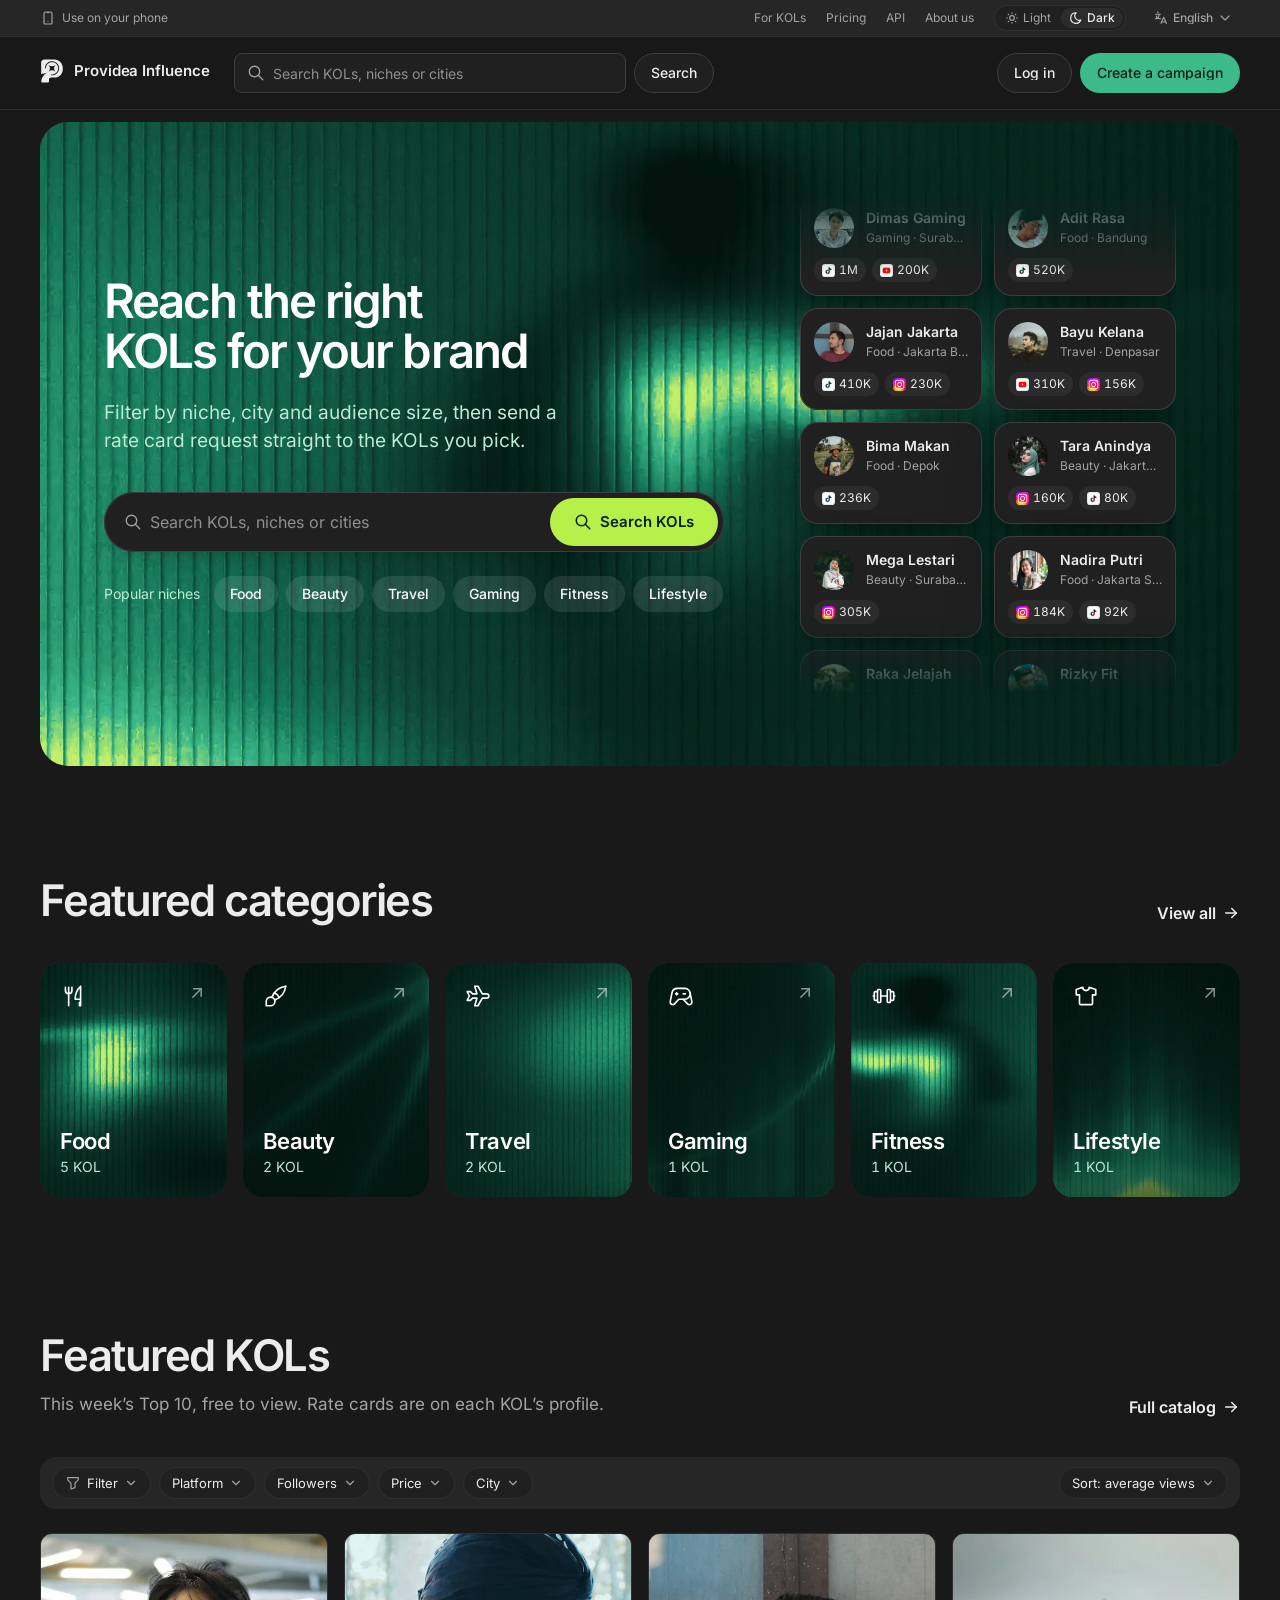
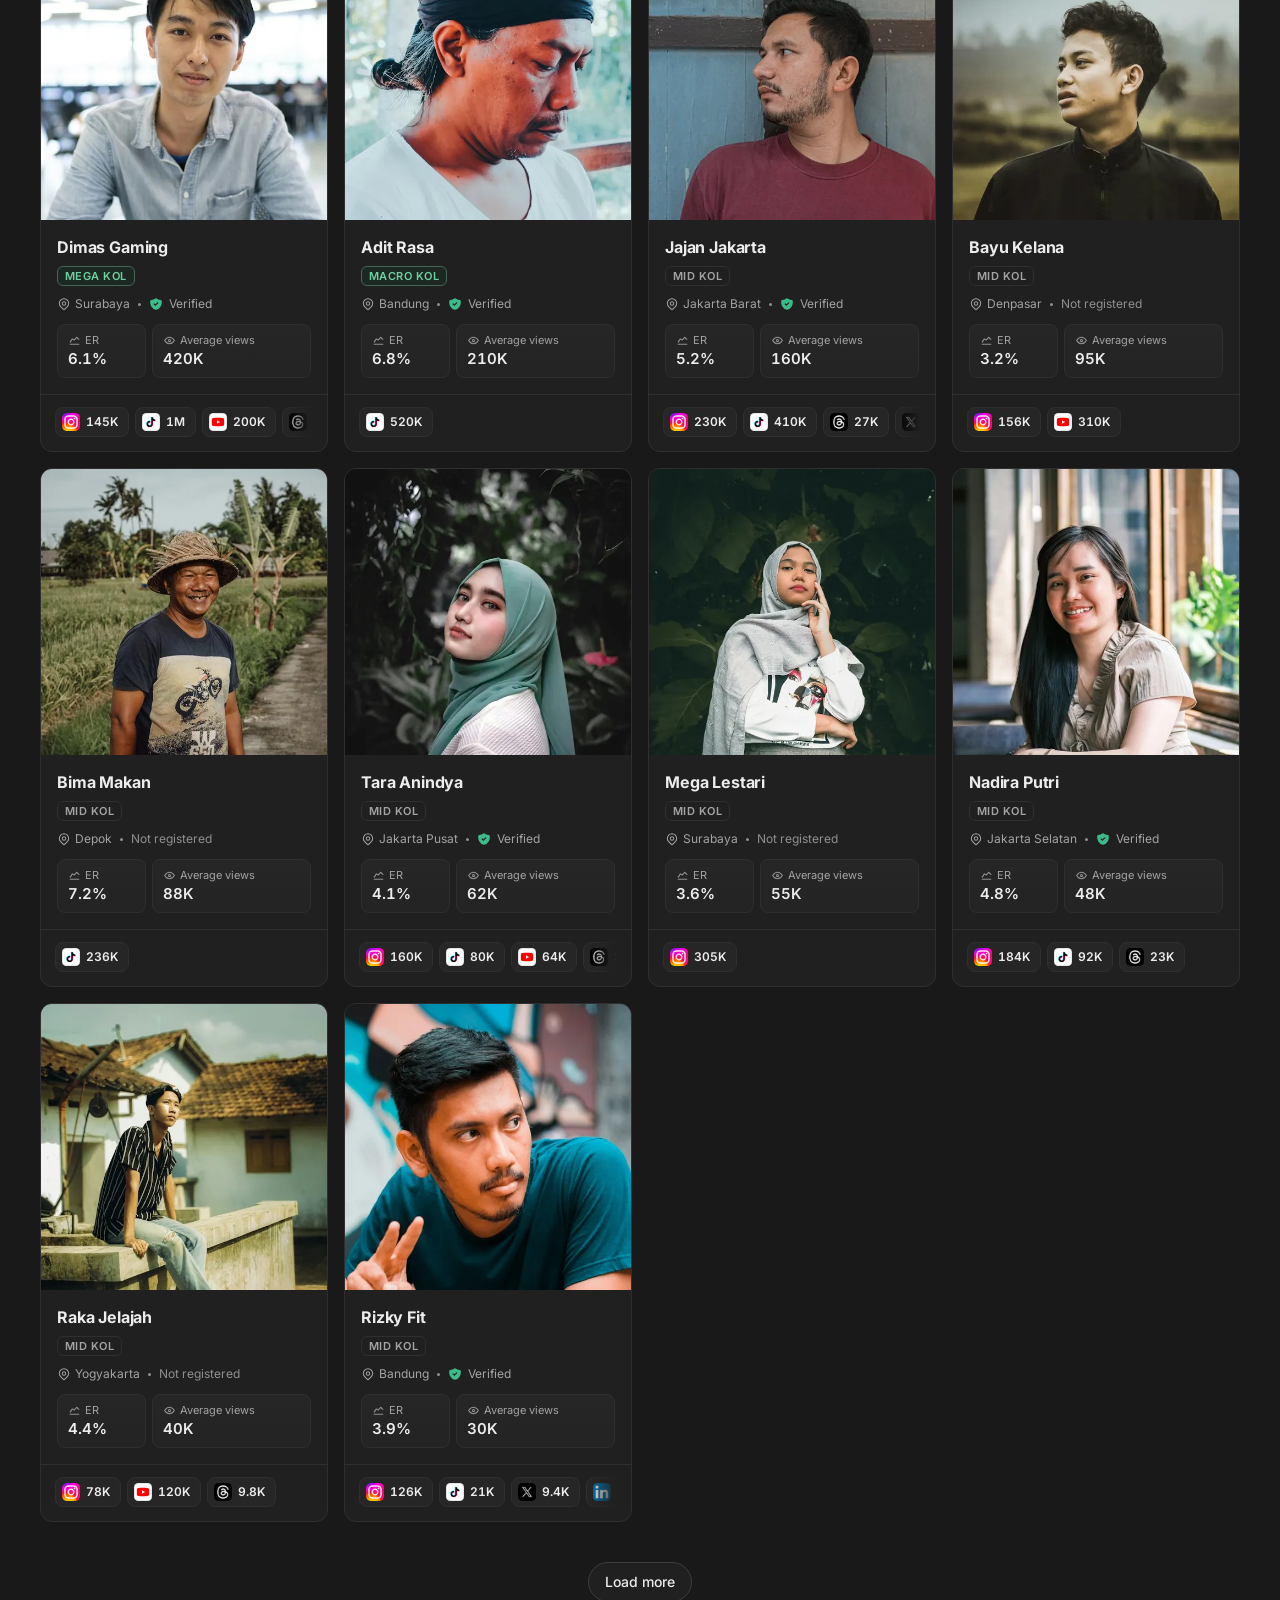
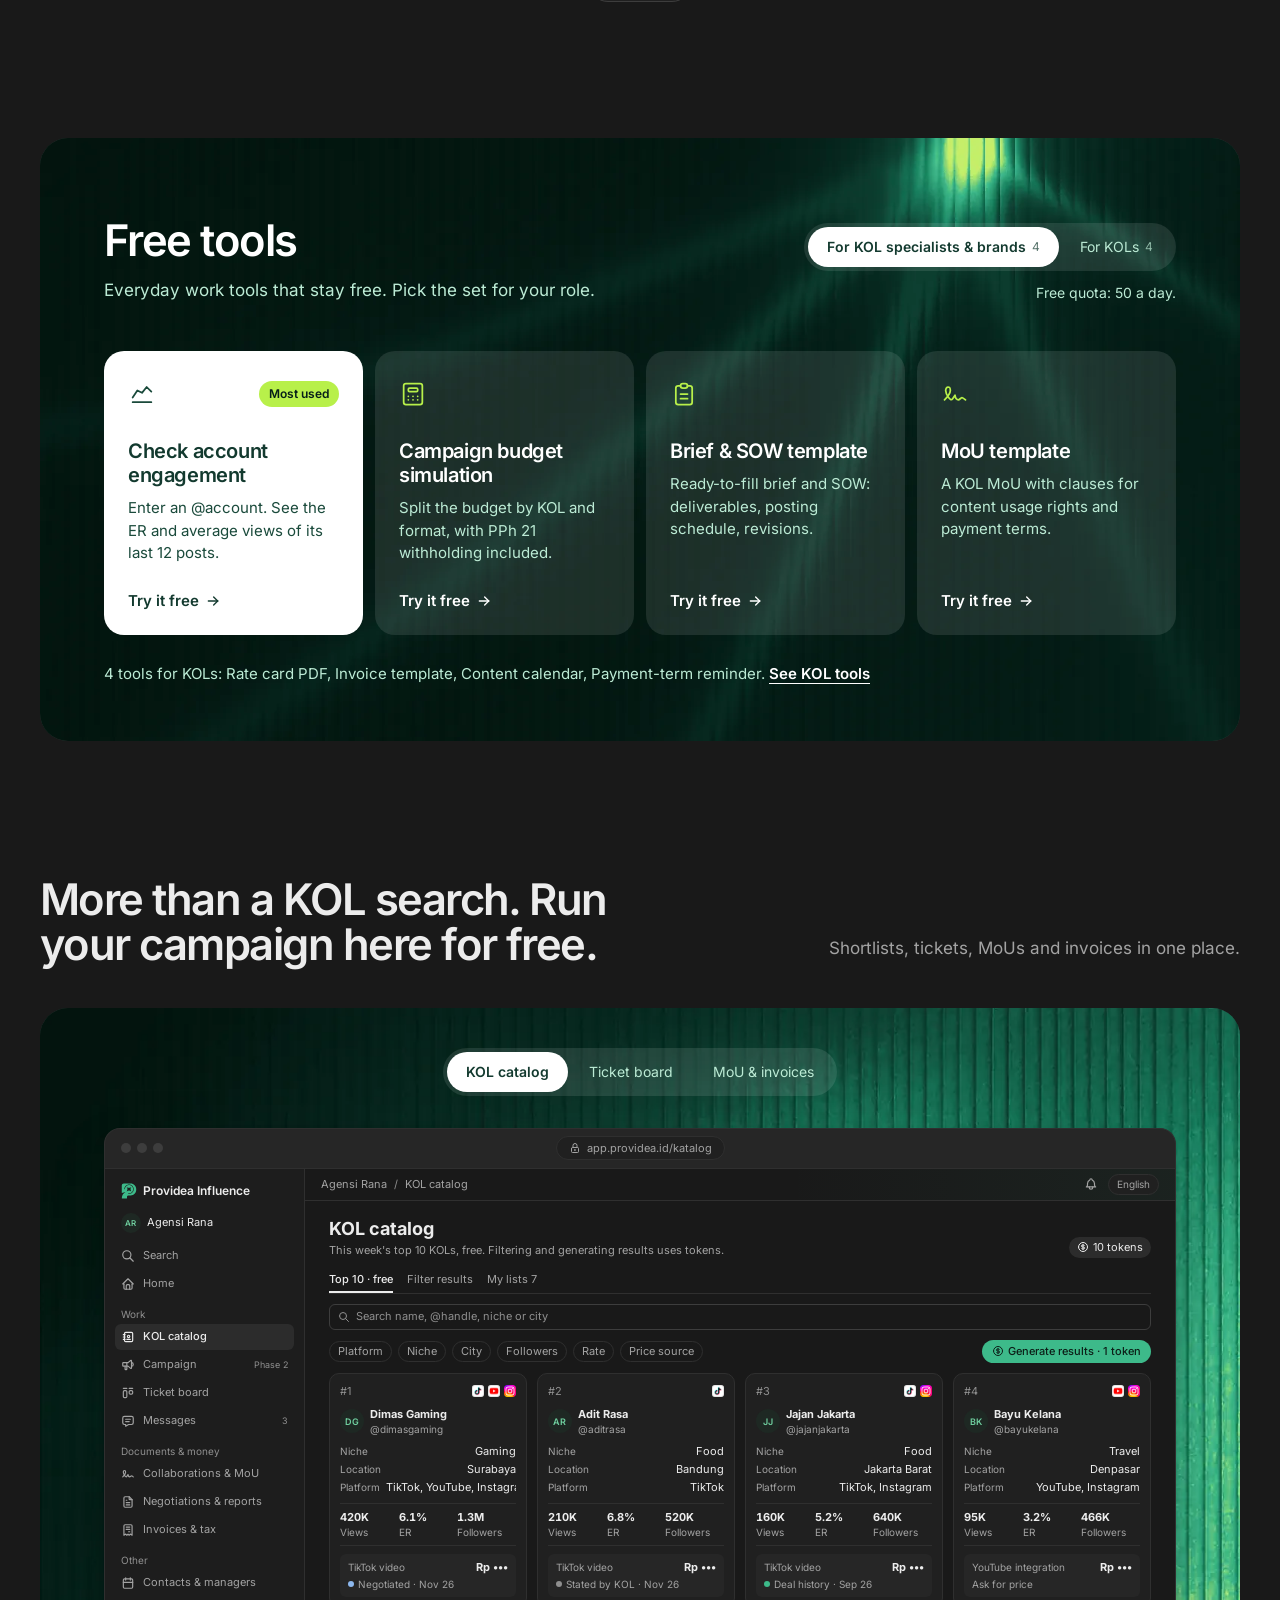
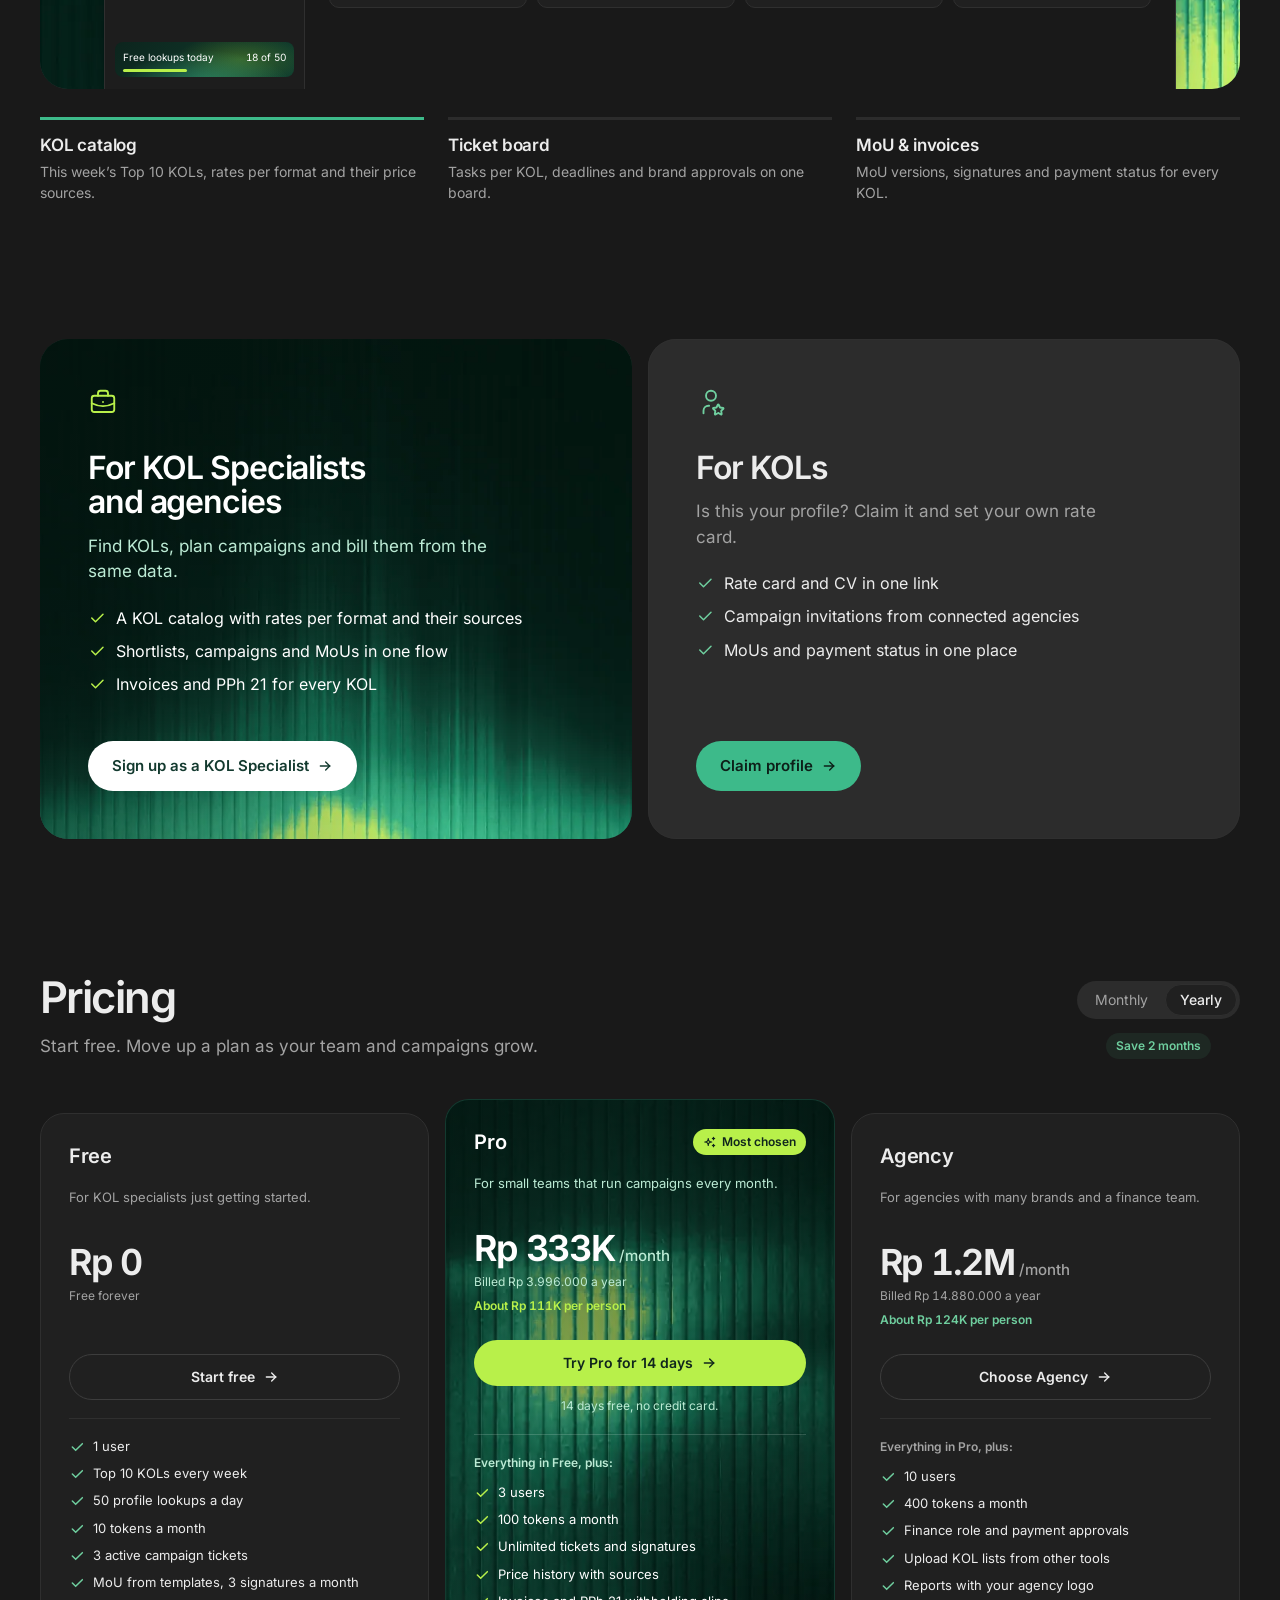
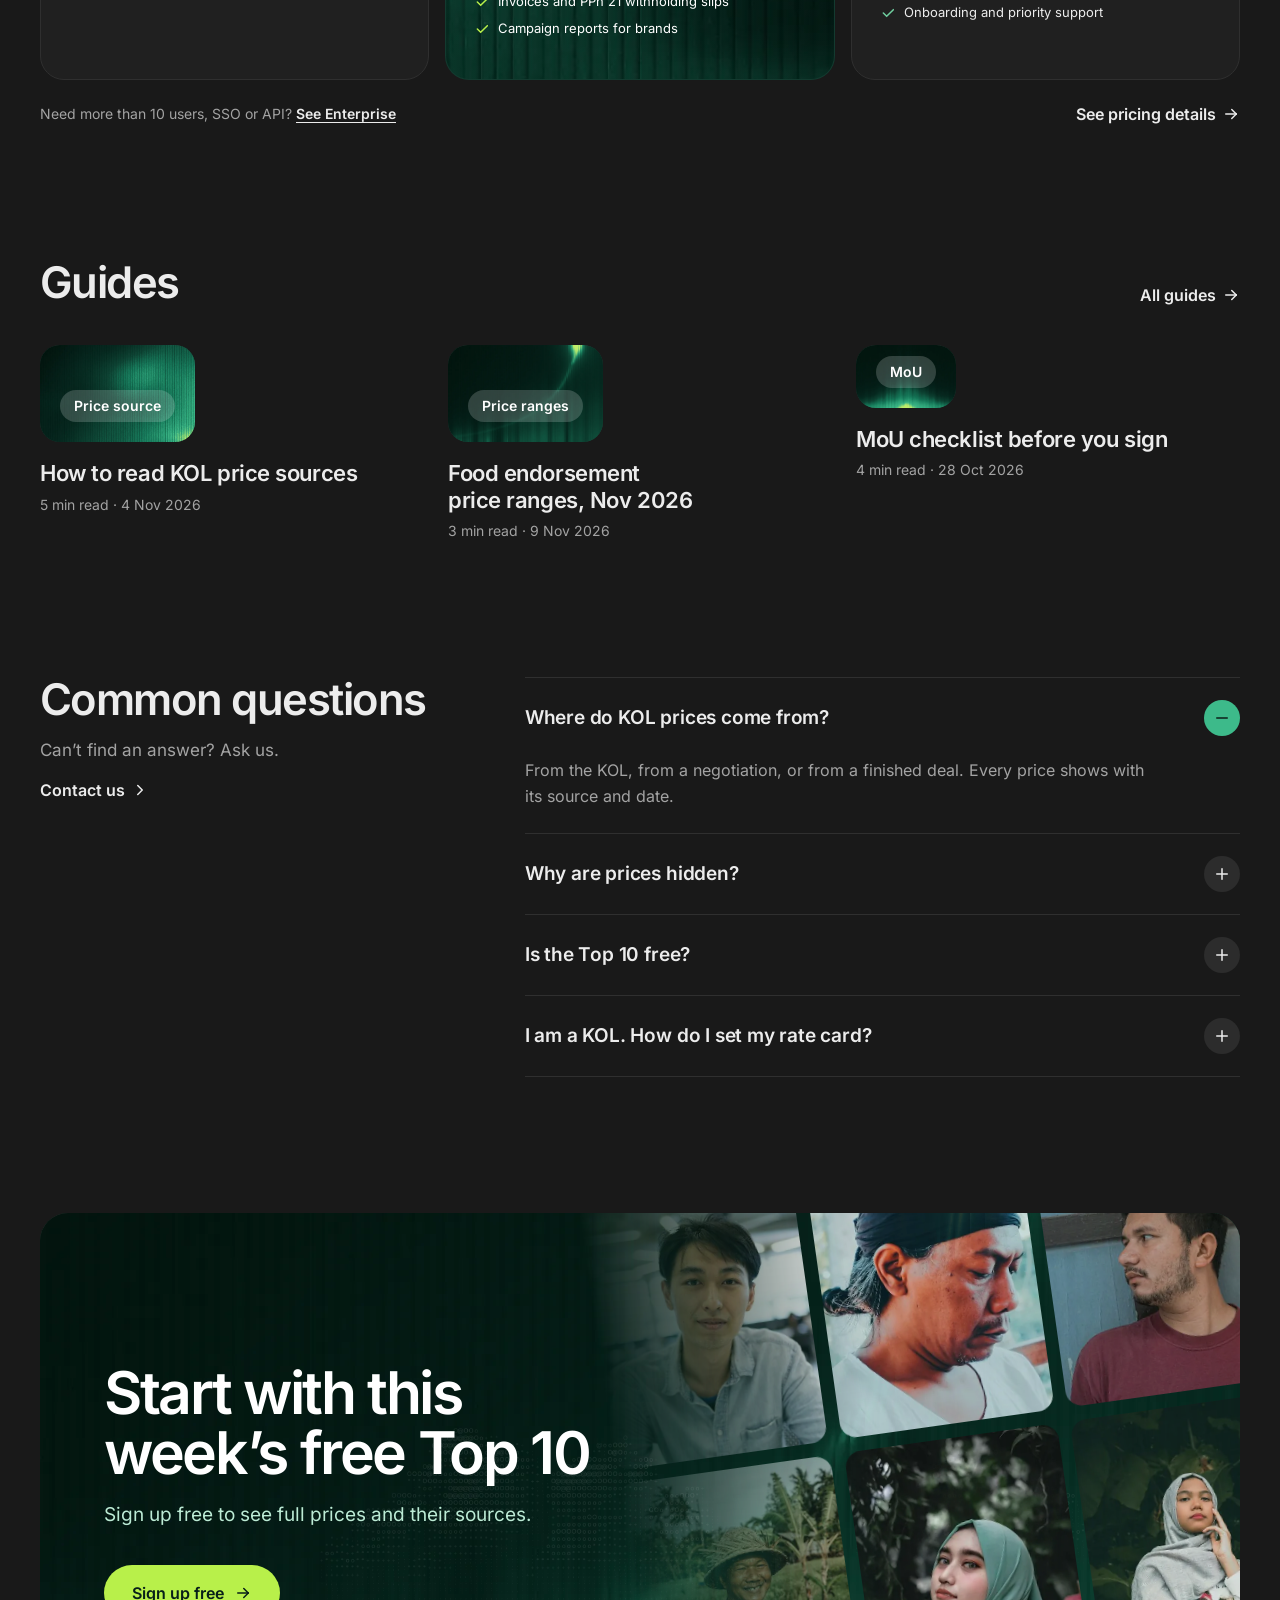
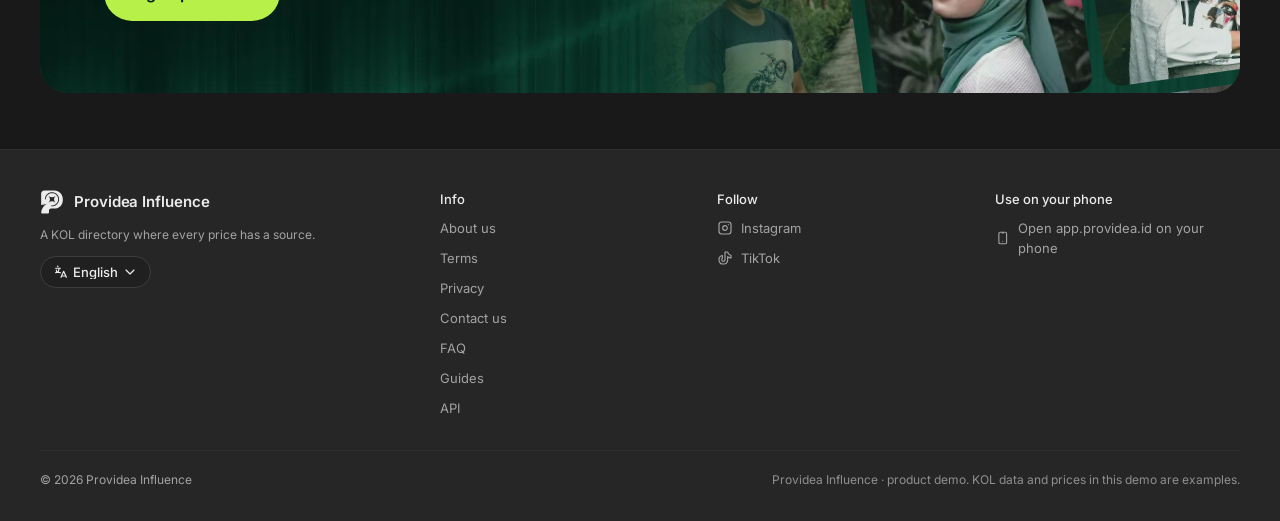
<file: index.html>
<!doctype html>
<html lang="id">
  <head>
    <meta charset="UTF-8" />
    <link rel="icon" type="image/svg+xml" href="./favicon.svg" />
    <meta name="viewport" content="width=device-width, initial-scale=1.0, viewport-fit=cover" />
    <meta name="theme-color" content="#ffffff" media="(prefers-color-scheme: light)" />
    <meta name="theme-color" content="#071f19" media="(prefers-color-scheme: dark)" />
    <meta name="description" content="Providea Influence: katalog KOL, ticket campaign, MoU, dan invoice di satu tempat. Demo." />
    <title>Providea Influence</title>
    <script>
      /* Theme before first paint, so dark mode never flashes white. Mirrors store/session.theme:
         a saved light/dark wins, a saved 'system' follows the OS, and a first visit is dark (the default). */
      try {
        var s = JSON.parse(localStorage.getItem('pi-demo') || 'null');
        var t = s && s.state && s.state.session && s.state.session.theme;
        if (t === 'light' || t === 'dark') document.documentElement.dataset.theme = t;
        else if (!t) document.documentElement.dataset.theme = 'dark';
      } catch (e) {
        document.documentElement.dataset.theme = 'dark';
      }
    </script>
    <script type="module" crossorigin src="./assets/index-DO8f-Gdy.js"></script>
    <link rel="modulepreload" crossorigin href="./assets/ui-BhR_tGO-.js">
    <link rel="stylesheet" crossorigin href="./assets/index-JzAaGcS-.css">
  </head>
  <body>
    <div id="root"></div>
  </body>
</html>
</file>
<file: assets/index-JzAaGcS-.css>
@font-face{font-family:Inter Variable;font-style:normal;font-display:swap;font-weight:100 900;src:url(./inter-cyrillic-ext-wght-normal-BOeWTOD4.woff2)format("woff2-variations");unicode-range:U+460-52F,U+1C80-1C8A,U+20B4,U+2DE0-2DFF,U+A640-A69F,U+FE2E-FE2F}@font-face{font-family:Inter Variable;font-style:normal;font-display:swap;font-weight:100 900;src:url(./inter-cyrillic-wght-normal-DqGufNeO.woff2)format("woff2-variations");unicode-range:U+301,U+400-45F,U+490-491,U+4B0-4B1,U+2116}@font-face{font-family:Inter Variable;font-style:normal;font-display:swap;font-weight:100 900;src:url(./inter-greek-ext-wght-normal-DlzME5K_.woff2)format("woff2-variations");unicode-range:U+1F??}@font-face{font-family:Inter Variable;font-style:normal;font-display:swap;font-weight:100 900;src:url(./inter-greek-wght-normal-CkhJZR-_.woff2)format("woff2-variations");unicode-range:U+370-377,U+37A-37F,U+384-38A,U+38C,U+38E-3A1,U+3A3-3FF}@font-face{font-family:Inter Variable;font-style:normal;font-display:swap;font-weight:100 900;src:url(./inter-vietnamese-wght-normal-CBcvBZtf.woff2)format("woff2-variations");unicode-range:U+102-103,U+110-111,U+128-129,U+168-169,U+1A0-1A1,U+1AF-1B0,U+300-301,U+303-304,U+308-309,U+323,U+329,U+1EA0-1EF9,U+20AB}@font-face{font-family:Inter Variable;font-style:normal;font-display:swap;font-weight:100 900;src:url(./inter-latin-ext-wght-normal-DO1Apj_S.woff2)format("woff2-variations");unicode-range:U+100-2BA,U+2BD-2C5,U+2C7-2CC,U+2CE-2D7,U+2DD-2FF,U+304,U+308,U+329,U+1D00-1DBF,U+1E00-1E9F,U+1EF2-1EFF,U+2020,U+20A0-20AB,U+20AD-20C0,U+2113,U+2C60-2C7F,U+A720-A7FF}@font-face{font-family:Inter Variable;font-style:normal;font-display:swap;font-weight:100 900;src:url(./inter-latin-wght-normal-Dx4kXJAl.woff2)format("woff2-variations");unicode-range:U+??,U+131,U+152-153,U+2BB-2BC,U+2C6,U+2DA,U+2DC,U+304,U+308,U+329,U+2000-206F,U+20AC,U+2122,U+2191,U+2193,U+2212,U+2215,U+FEFF,U+FFFD}@layer tokens{:root{--lightningcss-light:initial;--lightningcss-dark: ;color-scheme:light;--bg-canvas:#fff;--bg-surface:#fff;--bg-subtle:#fafaf9;--bg-warm:#eae5d6;--bg-brand:#0b2e25;--bg-brand-raised:#0f4535;--bg-brand-subtle:#e3f6ec;--bg-active:#f3f3f1;--bg-sidebar:#fbfbfa;--bg-inverse:#1f1e1c;--text-primary:#1f1e1c;--text-secondary:#5f5e5b;--text-muted:#73726e;--text-on-brand:#fff;--text-on-brand-muted:#bcebd5;--text-brand:#177a5b;--text-accent:#b8f04a;--text-inverse:#fff;--border-default:#ececea;--border-strong:#cfceca;--border-on-brand:#0f4535;--action-primary:#135c46;--action-primary-hover:#0f4535;--action-on-primary:#fff;--action-accent:#b8f04a;--action-on-accent:#071f19;--focus-ring:#9ed62b;--status-success:#135c46;--status-success-bg:#e3f6ec;--status-warning:#8a5a0b;--status-warning-bg:#fbf0d6;--status-danger:#a8302f;--status-danger-bg:#fbe3e3;--status-info:#1f5799;--status-info-bg:#e1ecfa;--tag-neutral-bg:#efefed;--tag-neutral-fg:#5f5e5b;--dot-success:#135c46;--dot-info:#1f5799;--dot-warning:#d99a1b;--dot-danger:#d14343;--dot-neutral:#cfceca;--whatsapp:#25d366;--on-whatsapp:#071f19;--glow-emerald:#1a9a6f;--glow-lime:#b8f04a;--frost-soft:radial-gradient(120% 140% at 100% 0%, #bcebd5 0%, #bcebd500 55%), radial-gradient(90% 120% at 85% 100%, #f1fcd6 0%, #f1fcd600 60%), linear-gradient(135deg, #f2fbf6 0%, #e3f6ec 100%);--frost-strong:radial-gradient(80% 160% at 50% 120%, #3dba8a 0%, #3dba8a00 60%), radial-gradient(60% 120% at 70% 50%, #9ed62b8c 0%, #9ed62b00 60%), linear-gradient(135deg, #0b2e25 0%, #135c46 100%);--frost-bar:linear-gradient(90deg, #fff0 0%, #fff0 45%, #e3f6ec 80%, #bcebd5 100%);--elevation-overlay:0 2px 6px #0a0f0d14, 0 18px 40px -8px #0a0f0d29;--scrim:#14141352;--space-2:2px;--space-4:4px;--space-8:8px;--space-12:12px;--space-16:16px;--space-20:20px;--space-24:24px;--space-32:32px;--space-40:40px;--space-48:48px;--space-64:64px;--radius-xs:4px;--radius-sm:8px;--radius-md:12px;--radius-lg:16px;--radius-xl:24px;--radius-pill:999px;--font-sans:"Inter Variable", Inter, system-ui, -apple-system, "Segoe UI", "PingFang SC", "Noto Sans SC", "Noto Sans HK", "Microsoft YaHei", sans-serif;--fs-h1:28px;--lh-h1:36px;--fs-h2:20px;--lh-h2:28px;--fs-h3:16px;--lh-h3:24px;--fs-body:14px;--lh-body:20px;--fs-label:13px;--lh-label:18px;--fs-small:12px;--lh-small:18px;--fs-caption:12px;--lh-caption:16px;--fs-stat:24px;--lh-stat:32px;--fs-figure:36px;--lh-figure:40px;--sidebar-w:240px;--sidebar-w-collapsed:64px;--topbar-h:44px;--page-px:40px;--page-pt:24px;--page-max:1120px;--tabbar-h:64px;--row-h:40px;--row-h-2:52px;--ease:cubic-bezier(.2, .8, .2, 1);--dur:.16s}@media (prefers-color-scheme:dark){:root:not([data-theme=light]){--lightningcss-light: ;--lightningcss-dark:initial;color-scheme:dark;--bg-canvas:#191919;--bg-surface:#202020;--bg-subtle:#262626;--bg-warm:#2a2826;--bg-brand:#133a2f;--bg-brand-raised:#1a4a3b;--bg-brand-subtle:#1e2823;--bg-active:#2c2c2c;--bg-sidebar:#1d1d1d;--bg-inverse:#ececec;--text-primary:#ececec;--text-secondary:#a3a3a3;--text-muted:#8f8f8f;--text-brand:#6fcf9f;--text-inverse:#191919;--border-default:#2f2f2f;--border-strong:#3d3d3d;--border-on-brand:#1a4a3b;--action-primary:#3dba8a;--action-primary-hover:#5ccb9e;--action-on-primary:#0d1f18;--focus-ring:#9ed62b;--status-success:#6fcf9f;--status-success-bg:#1c2a23;--status-warning:#e0a83a;--status-warning-bg:#2e2717;--status-danger:#ef8f8f;--status-danger-bg:#331d1d;--status-info:#8db8ee;--status-info-bg:#1b2533;--tag-neutral-bg:#2c2c2c;--tag-neutral-fg:#c4c4c4;--dot-success:#3dba8a;--dot-info:#8db8ee;--dot-warning:#d99a1b;--dot-danger:#ee8a8a;--dot-neutral:#4a4a4a;--glow-emerald:#3dba8a;--frost-soft:radial-gradient(120% 140% at 100% 0%, #3dba8a17 0%, #3dba8a00 55%), linear-gradient(135deg, #232423 0%, #202020 100%);--frost-strong:radial-gradient(80% 160% at 50% 120%, #3dba8a8c 0%, #3dba8a00 60%), radial-gradient(60% 120% at 70% 50%, #9ed62b47 0%, #9ed62b00 60%), linear-gradient(135deg, #0c241d 0%, #12402f 100%);--frost-bar:linear-gradient(90deg, #19191900 0%, #19191900 55%, #3dba8a0f 100%);--elevation-overlay:0 2px 6px #0000004d, 0 18px 40px -8px #0000008c;--scrim:#0000008c}}:root[data-theme=dark]{--lightningcss-light: ;--lightningcss-dark:initial;color-scheme:dark;--bg-canvas:#191919;--bg-surface:#202020;--bg-subtle:#262626;--bg-warm:#2a2826;--bg-brand:#133a2f;--bg-brand-raised:#1a4a3b;--bg-brand-subtle:#1e2823;--bg-active:#2c2c2c;--bg-sidebar:#1d1d1d;--bg-inverse:#ececec;--text-primary:#ececec;--text-secondary:#a3a3a3;--text-muted:#8f8f8f;--text-brand:#6fcf9f;--text-inverse:#191919;--border-default:#2f2f2f;--border-strong:#3d3d3d;--border-on-brand:#1a4a3b;--action-primary:#3dba8a;--action-primary-hover:#5ccb9e;--action-on-primary:#0d1f18;--focus-ring:#9ed62b;--status-success:#6fcf9f;--status-success-bg:#1c2a23;--status-warning:#e0a83a;--status-warning-bg:#2e2717;--status-danger:#ef8f8f;--status-danger-bg:#331d1d;--status-info:#8db8ee;--status-info-bg:#1b2533;--tag-neutral-bg:#2c2c2c;--tag-neutral-fg:#c4c4c4;--dot-success:#3dba8a;--dot-info:#8db8ee;--dot-warning:#d99a1b;--dot-danger:#ee8a8a;--dot-neutral:#4a4a4a;--glow-emerald:#3dba8a;--frost-soft:radial-gradient(120% 140% at 100% 0%, #3dba8a17 0%, #3dba8a00 55%), linear-gradient(135deg, #232423 0%, #202020 100%);--frost-strong:radial-gradient(80% 160% at 50% 120%, #3dba8a8c 0%, #3dba8a00 60%), radial-gradient(60% 120% at 70% 50%, #9ed62b47 0%, #9ed62b00 60%), linear-gradient(135deg, #0c241d 0%, #12402f 100%);--frost-bar:linear-gradient(90deg, #19191900 0%, #19191900 55%, #3dba8a0f 100%);--elevation-overlay:0 2px 6px #0000004d, 0 18px 40px -8px #0000008c;--scrim:#0000008c}@media (max-width:767px){:root{--page-px:16px;--page-pt:16px}}@media (min-width:768px) and (max-width:1023px){:root{--page-px:24px}}}@layer base{*,:before,:after{box-sizing:border-box}html{-webkit-text-size-adjust:100%;-moz-text-size-adjust:100%;text-size-adjust:100%}html,body,#root{height:100%}body{background:var(--bg-canvas);color:var(--text-primary);font-family:var(--font-sans);font-size:var(--fs-body);line-height:var(--lh-body);font-feature-settings:"cv11", "ss01";-webkit-font-smoothing:antialiased;-moz-osx-font-smoothing:grayscale;margin:0}h1,h2,h3,h4,p,ul,ol,figure,blockquote,dl,dd{margin:0}ul,ol{padding:0;list-style:none}img,svg,canvas{max-width:100%;display:block}button,input,select,textarea{font:inherit;color:inherit}button{cursor:pointer;background:0 0;border:0;padding:0}button:disabled{cursor:not-allowed}a{color:inherit;text-decoration:none}table{border-collapse:collapse}hr{border:0;border-top:1px solid var(--border-default);margin:0}::selection{background:var(--bg-brand-subtle);color:var(--text-primary)}:focus-visible{outline:2px solid var(--action-primary);outline-offset:2px}:focus:not(:focus-visible){outline:none}.t-h1{font-size:var(--fs-h1);line-height:var(--lh-h1);letter-spacing:-.01em;font-weight:700}.t-h2{font-size:var(--fs-h2);line-height:var(--lh-h2);letter-spacing:-.005em;font-weight:600}.t-h3{font-size:var(--fs-h3);line-height:var(--lh-h3);font-weight:600}.t-body{font-size:var(--fs-body);line-height:var(--lh-body);font-weight:400}.t-strong{font-size:var(--fs-body);line-height:var(--lh-body);font-weight:500}.t-label{font-size:var(--fs-label);line-height:var(--lh-label);font-weight:500}.t-small{font-size:var(--fs-small);line-height:var(--lh-small);font-weight:400}.t-caption{font-size:var(--fs-caption);line-height:var(--lh-caption);font-weight:500}.t-stat{font-size:var(--fs-stat);line-height:var(--lh-stat);letter-spacing:-.01em;font-weight:600}.t-figure{font-size:var(--fs-figure);line-height:var(--lh-figure);letter-spacing:-.02em;font-weight:600}.c-primary{color:var(--text-primary)}.c-secondary{color:var(--text-secondary)}.c-muted{color:var(--text-muted)}.c-brand{color:var(--text-brand)}.c-success{color:var(--status-success)}.c-warning{color:var(--status-warning)}.c-danger{color:var(--status-danger)}.c-info{color:var(--status-info)}.num{font-variant-numeric:tabular-nums}.nowrap{white-space:nowrap}.ellipsis{text-overflow:ellipsis;white-space:nowrap;min-width:0;overflow:hidden}.sr-only{clip:rect(0, 0, 0, 0);white-space:nowrap;border:0;width:1px;height:1px;margin:-1px;padding:0;position:absolute;overflow:hidden}.link{color:var(--text-brand);text-decoration:underline;-webkit-text-decoration-color:color-mix(in srgb, currentColor 35%, transparent);text-decoration-color:color-mix(in srgb, currentColor 35%, transparent);text-underline-offset:3px;cursor:pointer}.link:hover{text-decoration-color:currentColor}.link-quiet{color:var(--text-secondary);text-decoration:underline;-webkit-text-decoration-color:var(--border-strong);text-decoration-color:var(--border-strong);text-underline-offset:3px;cursor:pointer}.link-quiet:hover{color:var(--text-primary)}@media (prefers-reduced-motion:reduce){*,:before,:after{transition-duration:1ms!important;animation-duration:1ms!important}}}@layer layout{.stack{gap:var(--gap,16px);flex-direction:column;min-width:0;display:flex}.row{align-items:center;gap:var(--gap,8px);min-width:0;display:flex}.row.wrap{flex-wrap:wrap}.row.between{justify-content:space-between}.row.top{align-items:flex-start}.row.base{align-items:baseline}.grow{flex:auto;min-width:0}.grid{gap:var(--gap,16px);grid-template-columns:repeat(auto-fill, minmax(var(--min,240px), 1fr));display:grid}.grid.cols-2{grid-template-columns:repeat(2,minmax(0,1fr))}.grid.cols-3{grid-template-columns:repeat(3,minmax(0,1fr))}.grid.cols-4{grid-template-columns:repeat(4,minmax(0,1fr))}.page{padding:var(--page-pt) var(--page-px) var(--space-48);max-width:calc(var(--page-max) + 2 * var(--page-px));width:100%}.page.wide,.app-content>.page{max-width:none}.page-head{justify-content:space-between;align-items:flex-end;gap:var(--space-16) var(--space-24);margin-bottom:var(--space-24);flex-wrap:wrap;display:flex}.page-head-text{gap:var(--space-4);flex-direction:column;flex:320px;min-width:0;display:flex}.page-head-sub{color:var(--text-secondary)}.page-head-actions{align-items:center;gap:var(--space-8);flex-wrap:wrap;flex-shrink:0;max-width:100%;display:flex}.back-link{align-items:center;gap:var(--space-4);color:var(--text-secondary);font-size:var(--fs-label);line-height:var(--lh-label);margin-bottom:var(--space-16);display:inline-flex}.back-link:hover{color:var(--text-primary)}.section{gap:var(--space-12);flex-direction:column;display:flex}.section+.section{margin-top:var(--space-24)}.section-head{justify-content:space-between;align-items:baseline;gap:var(--space-16);display:flex}@media (min-width:768px){.only-mobile{display:none!important}}@media (max-width:767px){.only-desktop{display:none!important}.page-head{align-items:stretch;gap:var(--space-16);flex-direction:column}.page-head-text{flex:none}.page-head-actions{flex-wrap:wrap}.grid.cols-2,.grid.cols-3,.grid.cols-4{grid-template-columns:minmax(0,1fr)}}@media (min-width:768px) and (max-width:1199px){.grid.cols-4,.grid.cols-3{grid-template-columns:repeat(2,minmax(0,1fr))}}}@layer components{.btn{border-radius:var(--radius-pill);height:40px;font-size:var(--fs-body);white-space:nowrap;-webkit-user-select:none;user-select:none;transition:background-color var(--dur) var(--ease), border-color var(--dur) var(--ease), color var(--dur) var(--ease), opacity var(--dur);border:1px solid #0000;justify-content:center;align-items:center;gap:6px;padding:0 16px;font-weight:500;line-height:1;text-decoration:none;display:inline-flex}.btn-sm{height:32px;font-size:var(--fs-label);gap:4px;padding:0 12px}.btn-icon-only{width:40px;padding:0}.btn-sm.btn-icon-only{width:32px}.btn-block{width:100%}.btn-label{text-overflow:ellipsis;overflow:hidden}.btn-primary{background:var(--action-primary);color:var(--action-on-primary)}.btn-primary:hover{background:var(--action-primary-hover)}.btn-secondary{background:var(--bg-surface);color:var(--text-primary);border-color:var(--border-strong)}.btn-secondary:hover{background:var(--bg-active)}.btn-ghost{color:var(--text-secondary);background:0 0}.btn-ghost:hover{background:var(--bg-active);color:var(--text-primary)}.btn-quiet{color:var(--text-secondary);background:0 0;padding:0 8px}.btn-quiet:hover{color:var(--text-primary)}.btn-danger{background:var(--status-danger);color:#fff}.btn:disabled,.btn[aria-disabled=true]{opacity:.4;pointer-events:none}.icon-btn{border-radius:var(--radius-sm);width:36px;height:36px;color:var(--text-secondary);transition:background-color var(--dur) var(--ease), color var(--dur) var(--ease);border:1px solid #0000;flex-shrink:0;justify-content:center;align-items:center;display:inline-flex;position:relative}.icon-btn-sm{width:28px;height:28px}.icon-btn:hover,.icon-btn.is-active{background:var(--bg-active);color:var(--text-primary)}.icon-btn-secondary{border-color:var(--border-strong);background:var(--bg-surface);border-radius:var(--radius-pill)}.icon-btn-badge{border-radius:var(--radius-pill);background:var(--action-primary);min-width:16px;height:16px;color:var(--action-on-primary);text-align:center;box-shadow:0 0 0 2px var(--bg-canvas);padding:0 4px;font-size:10px;font-weight:600;line-height:16px;position:absolute;top:2px;right:2px}.icon-btn-badge:empty{width:8px;min-width:8px;height:8px;padding:0;top:6px;right:6px}.field{flex-direction:column;gap:6px;min-width:0;display:flex}.field-label{font-size:var(--fs-label);line-height:var(--lh-label);color:var(--text-primary);font-weight:500}.field-req{color:var(--status-danger)}.field-hint{font-size:var(--fs-small);line-height:var(--lh-small);color:var(--text-muted)}.field-error{font-size:var(--fs-small);line-height:var(--lh-small);color:var(--status-danger)}.input{background:var(--bg-surface);border:1px solid var(--border-strong);border-radius:var(--radius-sm);min-width:0;height:40px;transition:border-color var(--dur), box-shadow var(--dur);align-items:center;gap:8px;padding:0 12px;display:flex}.input-sm{height:32px}.input-lg{height:48px}.input:focus-within{border-color:var(--action-primary);box-shadow:0 0 0 3px var(--bg-brand-subtle)}.input.is-invalid{border-color:var(--status-danger)}.input.is-disabled{opacity:.5}.input input{background:0 0;border:0;outline:none;flex:auto;min-width:0;height:100%;padding:0}.input input::placeholder,.textarea::placeholder{color:var(--text-muted)}.input-icon{color:var(--text-secondary);flex-shrink:0}.input-suffix{color:var(--text-muted);font-size:var(--fs-small);flex-shrink:0}.textarea{resize:vertical;background:var(--bg-surface);border:1px solid var(--border-strong);border-radius:var(--radius-sm);width:100%;min-height:88px;transition:border-color var(--dur), box-shadow var(--dur);outline:none;padding:10px 12px}.textarea:focus{border-color:var(--action-primary);box-shadow:0 0 0 3px var(--bg-brand-subtle)}.select{min-width:0;display:inline-flex;position:relative}.select select{appearance:none;cursor:pointer;background:var(--bg-surface);border:1px solid var(--border-strong);border-radius:var(--radius-sm);outline:none;width:100%;height:40px;padding:0 36px 0 12px}.select-sm select{height:32px;font-size:var(--fs-label)}.select select:focus-visible{border-color:var(--action-primary);box-shadow:0 0 0 3px var(--bg-brand-subtle)}.select-chev{pointer-events:none;color:var(--text-secondary);position:absolute;top:50%;right:12px;transform:translateY(-50%)}.check{cursor:pointer;align-items:center;gap:10px;min-width:0;display:inline-flex;position:relative}.check input{z-index:1;opacity:0;cursor:pointer;width:20px;height:20px;margin:0;position:absolute;top:50%;left:0;transform:translateY(-50%)}.check-box{border-radius:var(--radius-xs);border:1.5px solid var(--border-strong);background:var(--bg-surface);width:18px;height:18px;color:var(--action-on-primary);transition:background-color var(--dur), border-color var(--dur);flex-shrink:0;justify-content:center;align-items:center;display:inline-flex}.check-box svg{opacity:0;transition:opacity var(--dur)}.check input:checked+.check-box{background:var(--action-primary);border-color:var(--action-primary)}.check input:checked+.check-box svg{opacity:1}.check input:focus-visible+.check-box{outline:2px solid var(--action-primary);outline-offset:2px}.check-round .check-box{border-radius:50%;width:20px;height:20px}.check:hover .check-box{border-color:var(--text-muted)}.check.is-disabled{opacity:.5;cursor:not-allowed}.check-label{min-width:0}.toggle{align-items:center;gap:10px;display:inline-flex}.toggle-track{border-radius:var(--radius-pill);background:var(--border-strong);width:36px;height:20px;transition:background-color var(--dur) var(--ease);flex-shrink:0;position:relative}.toggle-thumb{width:16px;height:16px;transition:transform var(--dur) var(--ease);background:#fff;border-radius:50%;position:absolute;top:2px;left:2px;box-shadow:0 1px 2px #0003}.toggle.is-on .toggle-track{background:var(--action-primary)}.toggle.is-on .toggle-thumb{transform:translate(16px)}.chip{border-radius:var(--radius-pill);border:1px solid var(--border-default);background:var(--bg-surface);height:32px;color:var(--text-primary);font-size:var(--fs-label);white-space:nowrap;transition:background-color var(--dur), border-color var(--dur), color var(--dur);align-items:center;gap:6px;padding:0 12px;display:inline-flex}.chip>span{align-items:center;gap:4px;display:inline-flex}.chip:hover{background:var(--bg-active)}.chip svg{color:var(--text-secondary)}.chip.is-selected{background:var(--bg-brand-subtle);border-color:color-mix(in srgb, var(--text-brand) 35%, transparent);color:var(--text-brand)}.chip.is-selected svg{color:currentColor}.chip-count{border-radius:var(--radius-pill);background:var(--action-primary);min-width:18px;height:18px;color:var(--action-on-primary);text-align:center;padding:0 5px;font-size:11px;font-weight:600;line-height:18px}.stepper{border:1px solid var(--border-strong);border-radius:var(--radius-pill);background:var(--bg-surface);align-self:flex-start;align-items:center;height:36px;display:inline-flex}.stepper button{width:36px;height:34px;color:var(--text-secondary);border-radius:var(--radius-pill);justify-content:center;align-items:center;display:inline-flex}.stepper button:hover:not(:disabled){color:var(--text-primary);background:var(--bg-active)}.stepper button:disabled{opacity:.35}.stepper-value{text-align:center;min-width:28px;font-weight:500}.tabs{min-width:0;display:flex}.tabs-underline{border-bottom:1px solid var(--border-default);scrollbar-width:none;gap:24px;overflow-x:auto}.tabs-underline::-webkit-scrollbar{display:none}.tabs-underline .tab{height:40px;color:var(--text-secondary);font-size:var(--fs-body);white-space:nowrap;flex-shrink:0;align-items:center;gap:6px;display:inline-flex;position:relative}.tabs-underline .tab:hover{color:var(--text-primary)}.tabs-underline .tab.is-active{color:var(--text-primary);font-weight:500}.tabs-underline .tab.is-active:after{content:"";background:var(--text-primary);border-radius:2px;height:2px;position:absolute;bottom:-1px;left:0;right:0}.tab-count{color:var(--text-muted);font-size:var(--fs-small);font-weight:400}.tabs-segmented{border-radius:var(--radius-pill);background:var(--bg-active);scrollbar-width:none;gap:2px;max-width:100%;padding:3px;display:inline-flex;overflow-x:auto}.tabs-segmented .tab{border-radius:var(--radius-pill);height:32px;color:var(--text-secondary);font-size:var(--fs-body);white-space:nowrap;border:1px solid #0000;flex:1 0 auto;justify-content:center;align-items:center;gap:6px;padding:0 14px;display:inline-flex}.tabs-segmented.tabs-sm .tab{height:28px;font-size:var(--fs-label);padding:0 10px}.tabs-segmented .tab:hover{color:var(--text-primary)}@media (max-width:767px){.tabs-underline{gap:16px}}.tabs-segmented .tab.is-active{background:var(--bg-surface);color:var(--text-primary);border-color:var(--border-default);font-weight:500}.tag{border-radius:var(--radius-pill);height:22px;font-size:var(--fs-caption);white-space:nowrap;background:var(--tag-neutral-bg);color:var(--tag-neutral-fg);flex-shrink:0;align-items:center;gap:5px;padding:0 8px;font-weight:500;line-height:1;display:inline-flex}.tag-sm{height:20px;padding:0 6px;font-size:11px}.tag-dot{background:currentColor;border-radius:50%;flex-shrink:0;width:6px;height:6px}.tag-success{background:var(--status-success-bg);color:var(--status-success)}.tag-warning{background:var(--status-warning-bg);color:var(--status-warning)}.tag-danger{background:var(--status-danger-bg);color:var(--status-danger)}.tag-info{background:var(--status-info-bg);color:var(--status-info)}.tag-brand{background:var(--bg-brand-subtle);color:var(--text-brand)}.tag-outline{background:var(--bg-surface);border:1px solid var(--border-default);color:var(--text-secondary)}.tag-outline.tag-success .tag-dot{background:var(--dot-success)}.tag-outline.tag-info .tag-dot{background:var(--dot-info)}.tag-outline.tag-warning .tag-dot{background:var(--dot-warning)}.tag-outline.tag-danger .tag-dot{background:var(--dot-danger)}.tag-outline.tag-neutral .tag-dot{background:var(--dot-neutral)}.price-src{font-size:var(--fs-small);line-height:var(--lh-small);color:var(--text-secondary);white-space:nowrap;align-items:center;gap:6px;display:inline-flex}.src-dot{border-radius:50%;flex-shrink:0;width:6px;height:6px}.src-dinyatakan{background:var(--text-muted)}.src-nego{background:var(--dot-info)}.src-riwayat{background:var(--dot-success)}.src-legend{flex-wrap:wrap;gap:16px;display:inline-flex}.avatar{letter-spacing:.01em;border-radius:50%;flex-shrink:0;justify-content:center;align-items:center;font-weight:600;line-height:1;display:inline-flex;overflow:hidden}.avatar-brand{background:var(--bg-brand-subtle);color:var(--text-brand)}.avatar-neutral{background:var(--bg-active);color:var(--text-secondary)}.avatar img{object-fit:cover;width:100%;height:100%}.avatar-group{display:inline-flex}.avatar-group .avatar{box-shadow:0 0 0 2px var(--bg-surface)}.avatar-group .avatar+.avatar{margin-left:-6px}.platform-icons{color:var(--text-secondary);align-items:center;gap:4px;display:inline-flex}.social-logo{vertical-align:middle;border-radius:24%;flex-shrink:0;display:inline-flex;overflow:hidden}.social-logo img{object-fit:contain;width:100%;height:100%;display:block}.social-logo{box-sizing:border-box}.social-logo.is-glyph{background:#fff;box-shadow:inset 0 0 0 1px #0000001a}.npanel{border-radius:var(--radius-lg);background:var(--bg-subtle);flex-direction:column;min-width:0;padding:4px;display:flex}.npanel-head{justify-content:space-between;align-items:center;gap:12px;min-height:44px;padding:0 16px;display:flex}.npanel-title{font-size:var(--fs-label);line-height:var(--lh-label);color:var(--text-secondary);align-items:center;gap:6px;min-width:0;font-weight:500;display:inline-flex}.npanel-count{color:var(--text-muted);margin-left:2px;font-weight:400}.npanel-action{flex-shrink:0;align-items:center;gap:4px;display:inline-flex}.npanel-body{background:var(--bg-surface);border:1px solid var(--border-default);border-radius:var(--radius-md);flex:auto;min-width:0}.pad-md{padding:20px}.pad-sm{padding:12px}.pad-none{padding:0;overflow:hidden}.card{background:var(--bg-surface);border:1px solid var(--border-default);border-radius:var(--radius-md);min-width:0}.stat{flex-direction:column;gap:6px;min-width:0;display:flex}.stat-label{font-size:var(--fs-label);line-height:var(--lh-label);color:var(--text-secondary)}.stat-row{flex-wrap:wrap;align-items:center;gap:10px;display:inline-flex}.stat-lg .stat-value{font-size:var(--fs-figure);line-height:var(--lh-figure);letter-spacing:-.02em;font-weight:600}.stat-md .stat-value{font-size:var(--fs-stat);line-height:var(--lh-stat);letter-spacing:-.01em;font-weight:600}.unit-pill{border:1px solid var(--border-strong);border-radius:var(--radius-xs);height:22px;font-size:var(--fs-caption);color:var(--text-secondary);white-space:nowrap;align-items:center;padding:0 8px;font-weight:500;line-height:1;display:inline-flex}.stat-status{font-size:var(--fs-label);line-height:var(--lh-label)}.lv-list{flex-direction:column;margin:0;display:flex}.lv-row{border-top:1px solid var(--border-default);justify-content:space-between;align-items:center;gap:16px;min-height:44px;display:flex}.lv-row:first-child{border-top:0}.lv-row.is-total{border-top:1px dashed var(--border-strong)}.lv-row.is-total .lv-value{font-weight:500}.lv-label{color:var(--text-secondary);flex-direction:column;flex-shrink:0;min-width:0;display:inline-flex}.lv-hint{font-size:var(--fs-small);color:var(--text-muted)}.lv-value{color:var(--text-primary);text-align:right;justify-content:flex-end;align-items:center;gap:6px;min-width:0;margin:0;display:inline-flex}.lv-row.is-clickable{cursor:pointer;transition:background-color var(--dur)}.lv-row.is-clickable:hover{background:linear-gradient(90deg, transparent, var(--bg-subtle) 12%, var(--bg-subtle) 88%, transparent)}.timeline{flex-direction:column;display:flex}.tl-item{grid-template-columns:16px minmax(0,1fr) auto;column-gap:12px;padding:10px 0;display:grid;position:relative}.tl-item:before{content:"";background:var(--border-default);width:1px;position:absolute;top:26px;bottom:-6px;left:7.5px}.tl-item:last-child:before{display:none}.tl-mark{background:var(--text-muted);border-radius:50%;width:9px;height:9px;margin:5px 0 0 3.5px}.tl-signed .tl-mark{background:var(--dot-success)}.tl-current .tl-mark{background:var(--action-primary);box-shadow:0 0 0 3px var(--bg-brand-subtle)}.tl-upcoming .tl-mark{background:var(--bg-surface);border:1.5px solid var(--text-muted)}.tl-main{flex-direction:column;gap:2px;min-width:0;display:flex}.tl-title{font-weight:500}.tl-sub{font-size:var(--fs-small);line-height:var(--lh-small);color:var(--text-secondary)}.tl-side{flex-direction:column;align-items:flex-end;gap:2px;display:flex}.tl-date{font-size:var(--fs-small);line-height:var(--lh-small);color:var(--text-secondary);white-space:nowrap}.segbar-wrap{flex-direction:column;gap:12px;display:flex}.segbar{gap:3px;width:100%;display:flex}.seg{border-radius:var(--radius-pill);min-width:4px}.seg-success{background:var(--dot-success)}.seg-info{background:var(--dot-info)}.seg-warning{background:var(--dot-warning)}.seg-danger{background:var(--dot-danger)}.seg-neutral{background:var(--dot-neutral)}.seg-rest{background:var(--bg-active)}.seg-legend{flex-direction:column;display:flex}.seg-legend li{align-items:center;gap:10px;min-height:28px;display:flex}.legend-dot{border-radius:50%;flex-shrink:0;width:8px;height:8px}.seg-legend-label{flex:1;min-width:0}.seg-legend-value{color:var(--text-primary)}.empty{text-align:center;flex-direction:column;align-items:center;gap:8px;padding:40px 24px;display:flex}.empty-icon{background:var(--bg-active);width:44px;height:44px;color:var(--text-secondary);border-radius:50%;justify-content:center;align-items:center;margin-bottom:4px;display:inline-flex}.empty-text{color:var(--text-secondary);max-width:440px}.empty-actions{flex-wrap:wrap;justify-content:center;gap:8px;margin-top:8px;display:flex}.tip-anchor{min-width:0;max-width:100%;display:inline-flex}.tooltip{z-index:1100;pointer-events:none;background:var(--bg-inverse);max-width:320px;color:var(--text-inverse);font-size:var(--fs-small);overflow-wrap:anywhere;border-radius:6px;padding:6px 8px;font-weight:500;line-height:16px;transition:opacity .12s;position:fixed}.truncate{text-overflow:ellipsis;white-space:nowrap;min-width:0;display:block;overflow:hidden}.dtable-wrap{width:100%;position:relative;overflow-x:auto}.dtable{table-layout:auto;font-variant-numeric:tabular-nums;width:100%}.dtable th{text-align:left;white-space:nowrap;vertical-align:middle;height:36px;font-size:var(--fs-small);color:var(--text-secondary);border-bottom:1px solid var(--border-default);padding:0 12px;font-weight:500;line-height:16px}.dtable td{height:var(--row-h-2);border-bottom:1px solid var(--border-default);vertical-align:middle;white-space:nowrap;max-width:320px;padding:6px 12px}.dtable tr:last-child td{border-bottom:0}.dtable .al-right{text-align:right}.dtable .al-center{text-align:center}.dtable tr.is-clickable{cursor:pointer}.dtable tbody tr:hover td{background:var(--bg-subtle)}.th-sort{color:inherit;font:inherit;align-items:center;gap:4px;display:inline-flex}.th-sort:hover,.th-sort.is-active{color:var(--text-primary)}.th-sort-idle{opacity:0;transition:opacity var(--dur)}.th-sort:hover .th-sort-idle,.th-sort:focus-visible .th-sort-idle{opacity:1}.al-right .th-sort{flex-direction:row-reverse}.dtable-empty{text-align:center;color:var(--text-secondary);padding:32px 12px!important}@media (max-width:767px){.dtable .hide-m{display:none}}.dtable .is-sticky-l,.dtable .is-sticky-r{z-index:1;background:var(--dtable-bg,var(--bg-surface));position:sticky}.dtable .is-sticky-l{left:0}.dtable .is-sticky-r{right:0}.dtable tbody tr:hover td.is-sticky-l,.dtable tbody tr:hover td.is-sticky-r{background:var(--bg-subtle)}.dtable .is-sticky-l:after,.dtable .is-sticky-r:before{content:"";pointer-events:none;opacity:0;width:12px;transition:opacity var(--dur);position:absolute;top:0;bottom:0}.dtable .is-sticky-l:after{border-left:1px solid var(--border-default);background:linear-gradient(to right, color-mix(in srgb, var(--text-primary) 6%, transparent), transparent);right:-12px}.dtable .is-sticky-r:before{border-right:1px solid var(--border-default);background:linear-gradient(to left, color-mix(in srgb, var(--text-primary) 6%, transparent), transparent);left:-12px}.dtable-wrap.is-scrolled-start .is-sticky-l:after,.dtable-wrap.has-more-end .is-sticky-r:before{opacity:1}.section-count{color:var(--text-muted);font-weight:400;font-size:var(--fs-label)}body.scroll-locked{overflow:hidden}.overlay{z-index:900;display:flex;position:fixed;inset:0}.overlay-scrim{background:var(--scrim);animation:fade-in .16s var(--ease);position:absolute;inset:0}.overlay:not([data-open]) .overlay-scrim{opacity:0;transition:opacity .16s}.overlay-panel{background:var(--bg-surface);min-height:0;color:var(--text-primary);box-shadow:var(--elevation-overlay);outline:none;flex-direction:column;display:flex;position:relative}.overlay-head{justify-content:space-between;align-items:flex-start;gap:16px;padding:20px 20px 12px;display:flex}.overlay-titles{flex-direction:column;gap:4px;min-width:0;padding-top:6px;display:flex}.overlay-desc{color:var(--text-secondary);font-size:var(--fs-label);line-height:var(--lh-label)}.overlay-head .icon-btn{margin:0 -6px 0 0}.overlay-body{flex:auto;min-height:0;padding:4px 20px 20px;overflow-y:auto}.overlay-foot{border-top:1px solid var(--border-default);flex-wrap:wrap;justify-content:flex-end;gap:8px;padding:16px 20px;display:flex}.overlay-grip{display:none}.overlay-modal{justify-content:center;align-items:center;padding:24px}.overlay-modal .overlay-panel{width:min(var(--panel-w,560px), 100%);border-radius:var(--radius-lg);max-height:calc(100dvh - 48px);animation:pop-in .18s var(--ease)}.overlay-modal:not([data-open]) .overlay-panel{opacity:0;transition:opacity .16s,transform .16s;transform:scale(.98)}.overlay-sheet{justify-content:flex-end}.overlay-sheet .overlay-panel{width:min(var(--panel-w,480px), 100%);border-left:1px solid var(--border-default);height:100%;animation:slide-in-right .22s var(--ease)}.overlay-sheet:not([data-open]) .overlay-panel{opacity:0;transition:transform .16s,opacity .16s;transform:translate(24px)}.overlay-bottom{align-items:flex-end}.overlay-bottom .overlay-panel{width:100%}@media (max-width:767px){.overlay-modal,.overlay-sheet{justify-content:stretch;align-items:flex-end;padding:0}.overlay-modal .overlay-panel,.overlay-sheet .overlay-panel{border-left:0;width:100%;height:auto}.overlay-panel{padding-bottom:env(safe-area-inset-bottom);border-radius:var(--radius-lg) var(--radius-lg) 0 0!important;max-height:92dvh!important;animation:slide-in-up .24s var(--ease)!important}.overlay:not([data-open]) .overlay-panel{opacity:0;transition:transform .16s,opacity .16s;transform:translateY(24px)!important}.overlay-grip{border-radius:var(--radius-pill);background:var(--border-strong);width:36px;height:4px;margin:8px auto 0;display:block}.overlay-head{padding:12px 16px 8px}.overlay-body{padding:4px 16px 16px}.overlay-foot{padding:12px 16px}.overlay-foot .btn{flex:1 1 0}}.overlay-bottom .overlay-panel{border-radius:var(--radius-lg) var(--radius-lg) 0 0;max-height:92dvh;animation:slide-in-up .24s var(--ease)}.overlay-bottom .overlay-grip{border-radius:var(--radius-pill);background:var(--border-strong);width:36px;height:4px;margin:8px auto 0;display:block}@keyframes fade-in{0%{opacity:0}}@keyframes pop-in{0%{opacity:0;transform:scale(.98)translateY(4px)}}@keyframes slide-in-right{0%{opacity:0;transform:translate(32px)}}@keyframes slide-in-up{0%{opacity:0;transform:translateY(32px)}}.popover{z-index:950;background:var(--bg-surface);min-width:200px;max-height:min(70vh,520px);color:var(--text-primary);border:1px solid var(--border-default);border-radius:var(--radius-md);box-shadow:var(--elevation-overlay);animation:pop-in .14s var(--ease);padding:6px;position:fixed;overflow-y:auto}.menu-list{flex-direction:column;gap:1px;display:flex}.menu-item{border-radius:var(--radius-sm);text-align:left;width:100%;min-height:36px;color:var(--text-primary);align-items:center;gap:10px;padding:6px 10px;display:flex}.menu-item svg{color:var(--text-secondary);flex-shrink:0}.menu-item:hover,.menu-item:focus-visible{background:var(--bg-active);outline:none}.menu-item.is-danger,.menu-item.is-danger svg{color:var(--status-danger)}.menu-label{text-overflow:ellipsis;white-space:nowrap;flex:auto;min-width:0;overflow:hidden}.menu-hint{color:var(--text-muted);font-size:var(--fs-small);flex-shrink:0}.menu-check{color:var(--text-brand)!important}.menu-divider{background:var(--border-default);height:1px;margin:6px -6px}.menu-header{font-size:var(--fs-small);line-height:var(--lh-small);color:var(--text-muted);padding:8px 10px 6px}.menu-footer{border-top:1px solid var(--border-default);justify-content:flex-end;gap:8px;margin:6px -6px -6px;padding:8px;display:flex}.toast-region{z-index:1000;pointer-events:none;flex-direction:column;gap:8px;max-width:calc(100vw - 48px);display:flex;position:fixed;bottom:24px;left:24px}.toast{pointer-events:auto;border-radius:var(--radius-pill);background:var(--bg-inverse);min-height:44px;color:var(--text-inverse);box-shadow:var(--elevation-overlay);animation:slide-in-up .2s var(--ease);align-items:center;gap:10px;max-width:560px;padding:8px 8px 8px 16px;display:inline-flex}.toast[data-leaving]{opacity:0;transition:opacity .16s,transform .16s;transform:translateY(8px)}.toast>svg{color:var(--toast-icon,#7fd6b0);flex-shrink:0}.toast-msg{min-width:0}.toast-action{color:var(--toast-action,#7fd6b0);text-underline-offset:3px;border-radius:var(--radius-sm);flex-shrink:0;padding:4px 6px;font-weight:500;text-decoration:underline}.toast-close{opacity:.6;border-radius:50%;flex-shrink:0;padding:6px;display:inline-flex}.toast-close:hover{opacity:1}:root[data-theme=dark] .toast{--toast-action:#135c46;--toast-icon:#135c46}@media (prefers-color-scheme:dark){:root:not([data-theme=light]) .toast{--toast-action:#135c46;--toast-icon:#135c46}}@media (max-width:767px){.toast-region{left:16px;right:16px;bottom:calc(var(--tabbar-h) + 12px + env(safe-area-inset-bottom));align-items:stretch;max-width:none}.toast{border-radius:var(--radius-md);max-width:none}}.rate-well{border-radius:var(--radius-sm);background:var(--bg-subtle);flex-direction:column;justify-content:center;gap:6px;min-height:64px;padding:10px 12px;display:flex}.rate-well-top{justify-content:space-between;align-items:baseline;gap:8px;min-width:0;display:flex}.rate-well.is-empty{gap:8px}.rate-inline{flex-direction:column;align-items:flex-end;gap:2px;display:inline-flex}.rate-inline-format{margin-right:6px;font-weight:400;display:none}@media (min-width:1440px){.rate-inline-format{display:inline}}.reg-line{font-size:var(--fs-small);line-height:var(--lh-small);color:var(--text-muted);white-space:nowrap;align-items:center;gap:6px;display:inline-flex}.reg-line.is-reg{color:var(--text-secondary)}.reg-dot{background:var(--dot-success);border-radius:50%;width:6px;height:6px}.reg-shield{color:var(--dot-success);flex-shrink:0}.reg-wrap{flex-wrap:wrap;align-items:center;gap:4px 8px;min-width:0;max-width:100%;display:inline-flex}.tier-tag{border:1px solid var(--border-default);background:var(--bg-surface);height:20px;color:var(--text-secondary);letter-spacing:.04em;border-radius:6px;flex-shrink:0;align-items:center;padding:0 7px;font-size:11px;font-weight:600;line-height:1;display:inline-flex}.tier-mega,.tier-macro{border-color:color-mix(in srgb, var(--text-brand) 35%, var(--border-default));color:var(--text-brand);background:var(--bg-brand-subtle)}.info-well{border-radius:var(--radius-md);background:var(--bg-subtle);color:var(--text-secondary);font-size:var(--fs-label);line-height:var(--lh-label);align-items:flex-start;gap:10px;padding:12px 14px;display:flex}.info-well svg{color:var(--text-secondary);flex-shrink:0;margin-top:1px}.pick-list{flex-direction:column;gap:8px;display:flex}.pick{border-radius:var(--radius-md);border:1px solid var(--border-default);background:var(--bg-surface);text-align:left;align-items:center;gap:12px;width:100%;padding:12px 14px;display:flex}.pick:hover{background:var(--bg-subtle)}.pick.is-picked{border-color:var(--action-primary);box-shadow:0 0 0 1px var(--action-primary)}.pick-radio{border:1.5px solid var(--border-strong);width:18px;height:18px;color:var(--action-on-primary);border-radius:50%;flex-shrink:0;justify-content:center;align-items:center;display:inline-flex}.pick.is-picked .pick-radio{background:var(--action-primary);border-color:var(--action-primary)}.pick-text{flex-direction:column;flex:auto;gap:2px;min-width:0;display:flex}.kol-cover{flex-shrink:0;place-items:center;display:grid;position:relative;overflow:hidden}.kol-cover.has-photo{display:block}.kol-cover-photo{object-fit:cover;object-position:50% 30%;width:100%;height:100%;transition:transform .6s var(--ease);display:block}.kol-cover.is-blurred .kol-cover-photo{filter:blur(10px)saturate(.8);transform:scale(1.15)}.kol-cover-initials{background:var(--bg-surface);width:64px;height:64px;color:var(--text-brand);border-radius:50%;justify-content:center;align-items:center;font-size:17px;font-weight:600;display:inline-flex}.kol-cover-hover{color:#141413;height:32px;font-size:var(--fs-label);white-space:nowrap;opacity:0;pointer-events:none;transition:opacity .2s var(--ease), transform .2s var(--ease);background:#fffffff0;border-radius:999px;align-items:center;gap:6px;padding:0 14px;font-weight:600;display:inline-flex;position:absolute;bottom:12px;left:50%;transform:translate(-50%,6px);box-shadow:0 6px 18px #0000002e}.kol-cover:after{content:"";opacity:0;transition:opacity .2s var(--ease);background:linear-gradient(#0000 45%,#00000052);position:absolute;inset:0}:is(.pv-card,.kcard):is(:hover,:focus-within) .kol-cover:not(.is-blurred) .kol-cover-photo{transform:scale(1.04)}:is(.pv-card,.kcard):is(:hover,:focus-within) .kol-cover:not(.is-blurred):after{opacity:1}:is(.pv-card,.kcard):is(:hover,:focus-within) .kol-cover-hover{opacity:1;transform:translate(-50%)}.kol-cover-hover{z-index:1}.pv-name{letter-spacing:-.01em;color:var(--text-primary);font-size:16px;font-weight:700;line-height:22px}.kol-meta{min-width:0;max-width:100%;font-size:var(--fs-small);color:var(--text-secondary);align-items:center;gap:8px;display:flex}.kol-meta-city{align-items:center;gap:4px;min-width:0;display:inline-flex}.kol-meta-city svg{flex-shrink:0}.kol-meta-sep{background:var(--text-muted);border-radius:50%;flex-shrink:0;width:3px;height:3px}.kol-meta .reg-line{flex-shrink:0}.pv-socials{width:100%;min-width:0;position:relative;overflow:hidden}.pv-socials[data-overflow=true]{-webkit-mask-image:linear-gradient(90deg,#000 calc(100% - 28px),#0000);mask-image:linear-gradient(90deg,#000 calc(100% - 28px),#0000)}.pv-socials-track{gap:6px;width:max-content;display:flex}.pv-socials-set{flex-shrink:0;gap:6px;display:flex}.pv-socials-set.is-copy{display:none}.pv-social{border-radius:var(--radius-sm);background:var(--bg-subtle);border:1px solid var(--border-default);height:30px;font-size:var(--fs-small);color:var(--text-primary);white-space:nowrap;flex-shrink:0;align-items:center;gap:6px;padding:0 10px 0 6px;font-weight:600;display:inline-flex}@keyframes pv-socials-slide{0%,12%{transform:translate(0)}48%,62%{transform:translateX(calc(-1 * var(--shift,0px)))}98%,to{transform:translate(0)}}:is(.pv-card,.kcard):is(:hover,:focus-within) .pv-socials[data-overflow=true]{-webkit-mask-image:linear-gradient(90deg,#0000,#000 20px calc(100% - 20px),#0000);mask-image:linear-gradient(90deg,#0000,#000 20px calc(100% - 20px),#0000)}:is(.pv-card,.kcard):is(:hover,:focus-within) .pv-socials[data-overflow=true] .pv-socials-track{animation:pv-socials-slide var(--slide-dur,3s) var(--ease) infinite}.pv-stats{grid-template-columns:minmax(64px,.72fr) minmax(0,1.28fr);gap:6px;width:100%;margin:2px 0 0;display:grid}.pv-stat{border-radius:var(--radius-sm);background:linear-gradient(180deg, var(--bg-subtle), color-mix(in srgb, var(--bg-subtle) 60%, var(--bg-surface)));border:1px solid var(--border-default);flex-direction:column;gap:2px;min-width:0;padding:8px 10px;display:flex}.pv-stat dt{min-width:0;color:var(--text-secondary);white-space:nowrap;align-items:center;gap:4px;font-size:11px;line-height:14px;display:flex;overflow:hidden}.pv-stat-wide{grid-column:1/-1}.pv-stat dt svg{color:var(--text-muted);flex-shrink:0}.pv-stat dt>span{text-overflow:ellipsis;overflow:hidden}.pv-stat dd{color:var(--text-primary);letter-spacing:-.01em;margin:0;font-size:15px;font-weight:600;line-height:20px}.pv-stat .pv-short{display:none}@keyframes pv-socials-roll{0%{transform:translate(0)}to{transform:translateX(calc(-1 * var(--loop,0px)))}}@media (hover:none){.pv-socials[data-overflow=true]{-webkit-mask-image:linear-gradient(90deg,#0000,#000 14px calc(100% - 14px),#0000);mask-image:linear-gradient(90deg,#0000,#000 14px calc(100% - 14px),#0000)}.pv-socials[data-overflow=true] .pv-socials-set.is-copy{display:flex}.pv-socials[data-overflow=true] .pv-socials-track{animation:pv-socials-roll var(--loop-dur,10s) linear infinite}.kol-cover-hover,.kol-cover:after{display:none}}@media (prefers-reduced-motion:reduce){.pv-socials[data-overflow=true]{scrollbar-width:none;overflow-x:auto}.pv-socials[data-overflow=true] .pv-socials-set.is-copy{display:none}.pv-socials[data-overflow=true] .pv-socials-track,:is(.pv-card,.kcard):is(:hover,:focus-within) .pv-socials[data-overflow=true] .pv-socials-track{animation:none}.kol-cover-photo,.kol-cover-hover{transition:none}}@media (max-width:767px){.pv-stat{padding:6px 8px}.pv-stat dt svg{display:none}.pv-stat dd{font-size:14px}.pv-stat .pv-long{display:none}.pv-stat .pv-short{display:inline}.pv-stats{grid-template-columns:minmax(0,.85fr) minmax(0,1.15fr)}.pv-name{font-size:15px}.kol-meta{flex-wrap:wrap;row-gap:2px}.kol-meta-sep{display:none}}.sig-frame{--card:var(--bg-surface);--fill-slab:var(--bg-surface);--fill-on:var(--text-primary);--ink:var(--text-primary);--pane-edge:var(--border-default);--signal:var(--action-primary);--font-ui:var(--font-sans);place-items:center;display:grid}.sig{border-radius:var(--r);background:var(--fill-slab,var(--card));color:var(--fill-on,var(--ink));font-family:var(--font-ui);touch-action:none;-webkit-user-select:none;user-select:none;cursor:crosshair;box-shadow:inset 0 0 0 1px var(--pane-edge);flex:none;transition:width .6s cubic-bezier(.22,1,.36,1),height .6s cubic-bezier(.22,1,.36,1),border-radius .6s cubic-bezier(.22,1,.36,1);position:relative;overflow:hidden}.sig-ink{pointer-events:none;--sig-c:var(--fill-on,var(--ink));color:var(--sig-c);transition:color .26s;position:absolute;inset:0;overflow:visible}.sig[data-ink=Blue] .sig-ink{--sig-c:#2446d8}[data-theme=dark] .sig[data-ink=Blue] .sig-ink{--sig-c:#7d95ff}.sig[data-settled] .sig-ink{color:color-mix(in srgb, var(--sig-c) 30%, var(--fill-slab,var(--card)))}.sig-line{opacity:.16;pointer-events:none;background:currentColor;height:1px;position:absolute}.sig-hint{pointer-events:none;letter-spacing:0;text-align:center;opacity:.38;font-size:12px;font-weight:400;transition:opacity .22s;position:absolute;top:140px;left:0;right:0}.sig[data-inked] .sig-hint{opacity:0}.sig[data-signed]{cursor:default}.sig-face{width:300px;height:180px;transition:scale .6s cubic-bezier(.22,1,.36,1),opacity .42s .22s;position:absolute;top:50%;left:50%;translate:-50% -50%}.sig[data-signed] .sig-face{opacity:0;transition:scale .6s cubic-bezier(.22,1,.36,1),opacity .42s .16s;scale:.35}.sig[data-settled] :is(.sig-clear,.sig-hint){opacity:0;transition:opacity .16s}.sig[data-settled] .sig-line{opacity:.08;transition:opacity .42s}.sig-said{pointer-events:none;place-items:center;display:grid;position:absolute;inset:0}.sig-pill{width:100%;height:100%;color:inherit;font:inherit;white-space:nowrap;cursor:pointer;pointer-events:auto;-webkit-tap-highlight-color:transparent;letter-spacing:0;background:0 0;border:0;justify-content:center;align-items:center;gap:8px;padding:0;font-size:13px;font-weight:500;animation:.32s .42s both sig-said;display:flex}.sig-pill:focus-visible{outline:2px solid var(--signal,#2231dd);outline-offset:2px;border-radius:999px}.sig-check{color:#1f9d55;animation:.42s cubic-bezier(.3,1.6,.4,1) .46s both sig-check}.sig-clear{border-radius:var(--inner);background:color-mix(in srgb, currentColor 7%, transparent);height:28px;color:inherit;font:inherit;cursor:pointer;opacity:0;pointer-events:none;-webkit-tap-highlight-color:transparent;letter-spacing:0;border:0;padding:0 12px;font-size:12px;font-weight:500;transition:opacity .16s,scale .22s cubic-bezier(.24,1.34,.38,1),background .16s;position:absolute;top:10px;right:10px;scale:.9}.sig[data-inked] .sig-clear{opacity:1;pointer-events:auto;scale:1}.sig-clear:hover{background:color-mix(in srgb, currentColor 12%, transparent)}.sig-clear:active{scale:.96}.sig-clear:focus-visible{outline:2px solid var(--signal,#2231dd);outline-offset:2px}@keyframes sig-said{0%{opacity:0}}@keyframes sig-check{0%{opacity:0;rotate:-20deg;scale:.3}}@media (prefers-reduced-motion:reduce){.sig,.sig-face,.sig-ink,.sig-clear,.sig-hint{transition:none}.sig-pill,.sig-check{animation:none}}}@layer shell{.boot{background:var(--bg-canvas);min-height:100dvh}.app{grid-template-columns:var(--sidebar-w) minmax(0, 1fr);background:var(--bg-canvas);min-height:100dvh;display:grid}.app.is-collapsed{grid-template-columns:var(--sidebar-w-collapsed) minmax(0, 1fr)}.app-main{flex-direction:column;min-width:0;display:flex}.app-content{flex:auto;min-width:0}.sidebar{background:var(--bg-sidebar);border-right:1px solid var(--border-default);scrollbar-width:thin;flex-direction:column;gap:4px;height:100dvh;padding:16px 12px 12px;display:flex;position:sticky;top:0;overflow:hidden auto}.sb-brand{justify-content:space-between;align-items:center;gap:8px;height:36px;margin-bottom:8px;padding:0 0 0 8px;display:flex}.sb-logo{color:var(--text-primary);align-items:center;gap:10px;min-width:0;display:inline-flex}.sb-logo svg{color:var(--text-primary);flex-shrink:0}.sb-logo-word{white-space:nowrap;letter-spacing:-.005em;font-size:15px;font-weight:600}.sb-ws{margin-bottom:8px}.ws-btn{border-radius:var(--radius-sm);width:100%;height:40px;color:var(--text-primary);text-align:left;align-items:center;gap:10px;padding:0 8px;font-size:15px;display:flex}.ws-btn:hover,.ws-btn[aria-expanded=true]{background:var(--bg-active)}.ws-name{text-overflow:ellipsis;white-space:nowrap;flex:auto;min-width:0;overflow:hidden}.ws-btn.is-compact{width:auto;height:36px;font-size:var(--fs-body);font-weight:500}.sb-nav{flex-direction:column;flex:auto;gap:2px;display:flex}.sb-group{flex-direction:column;gap:2px;margin-top:10px;display:flex}.sb-group:first-of-type{margin-top:0}.sb-group-label{height:28px;font-size:var(--fs-small);color:var(--text-muted);align-items:center;padding:0 8px;display:flex}.sb-group-rule{background:var(--border-default);height:1px;margin:6px 8px}.sb-li{display:block}.sb-li .tip-anchor{display:flex}.sb-item{border-radius:var(--radius-sm);width:100%;height:36px;color:var(--text-secondary);text-align:left;white-space:nowrap;transition:background-color var(--dur), color var(--dur);align-items:center;gap:10px;padding:0 8px;font-size:15px;display:flex;position:relative}.sb-item svg{flex-shrink:0;width:20px;height:20px}.sb-toggle svg,.sb-logout svg{width:20px;height:20px}.sb-item:hover{background:var(--bg-active);color:var(--text-primary)}.sb-item.is-active{background:var(--bg-active);color:var(--text-primary);font-weight:500}.sb-label{text-overflow:ellipsis;flex:auto;min-width:0;overflow:hidden}.sb-kbd{font-family:inherit;font-size:var(--fs-small);color:var(--text-muted)}.sb-tag{font-size:var(--fs-small);color:var(--text-secondary);background:var(--tag-neutral-bg);border-radius:var(--radius-pill);padding:1px 8px;font-weight:400}.sb-badge{border-radius:var(--radius-pill);background:var(--tag-neutral-bg);min-width:22px;height:20px;color:var(--text-secondary);font-size:var(--fs-small);text-align:center;padding:0 6px;font-weight:500;line-height:20px}.sb-badge.is-dot{background:var(--action-primary);width:8px;min-width:8px;height:8px;padding:0;position:absolute;top:7px;right:9px}.sb-foot{flex-direction:column;gap:8px;margin-top:16px;display:flex}.sb-quota{border-radius:var(--radius-md);background:var(--frost-strong);color:var(--text-on-brand);font-size:var(--fs-small);line-height:var(--lh-small);flex-direction:column;gap:10px;padding:12px 12px 14px;display:flex}.sb-quota-bar{border-radius:var(--radius-pill);background:#fff3;height:4px;overflow:hidden}.sb-quota-bar span{border-radius:inherit;background:var(--action-accent);height:100%;display:block}.sb-user{border-radius:var(--radius-sm);align-items:center;gap:10px;min-width:0;padding:6px 8px;display:flex}.sb-user:hover{background:var(--bg-active)}.sb-user-text{flex-direction:column;min-width:0;display:flex}.sb-user-text>*{text-overflow:ellipsis;white-space:nowrap;overflow:hidden}.sb-logout{border-radius:var(--radius-sm);height:32px;color:var(--text-secondary);font-size:var(--fs-label);align-items:center;gap:8px;padding:0 8px;display:inline-flex}.sb-logout:hover{background:var(--bg-active);color:var(--text-primary)}.sidebar.is-collapsed{align-items:center;padding:16px 0 12px}.sidebar.is-collapsed .sb-brand{flex-direction:column;justify-content:flex-start;gap:6px;height:auto;margin-bottom:10px;padding:0}.sidebar.is-collapsed :is(.sb-brand,.sb-ws,.sb-nav,.sb-group,.sb-foot){align-items:center;width:40px}.sidebar.is-collapsed :is(.sb-li,.tip-anchor){width:40px}.sidebar.is-collapsed :is(.sb-logo,.sb-toggle,.sb-item,.sb-user,.sb-logout,.ws-btn){justify-content:center;align-items:center;gap:0;width:40px;min-width:40px;height:40px;margin:0;padding:0}.sidebar.is-collapsed .sb-logo svg{width:28px;height:28px}.sidebar.is-collapsed :is(.sb-item,.sb-toggle,.sb-logout) svg{width:22px;height:22px}.sidebar.is-collapsed .sb-group{margin-top:4px}.sidebar.is-collapsed .sb-group-rule{width:24px;margin:8px 0}.sidebar.is-collapsed .sb-badge.is-dot{top:8px;right:8px}.sidebar.is-collapsed .sb-foot{gap:4px}.topbar{z-index:40;height:var(--topbar-h);padding:0 var(--page-px);background:var(--frost-bar), var(--bg-canvas);border-bottom:1px solid #0000;justify-content:space-between;align-items:center;gap:16px;display:flex;position:sticky;top:0}.crumbs{min-width:0;font-size:var(--fs-label);line-height:var(--lh-label);align-items:center;gap:8px;display:flex}.crumb{color:var(--text-secondary);white-space:nowrap}a.crumb:hover{color:var(--text-primary)}.crumb.is-current{color:var(--text-primary);text-overflow:ellipsis;overflow:hidden}.crumb-sep{color:var(--text-muted)}.topbar-actions{flex-shrink:0;align-items:center;gap:8px;display:flex}.lang-btn{background:var(--bg-surface)}.m-topbar{z-index:40;background:var(--frost-bar), var(--bg-canvas);height:56px;padding:0 12px 0 8px;padding-top:env(safe-area-inset-top);justify-content:space-between;align-items:center;gap:8px;display:flex;position:sticky;top:0}.notif-pop{padding:0}.notif-head{justify-content:space-between;align-items:center;padding:12px 14px 8px;display:flex}.notif ul{flex-direction:column;gap:2px;padding:0 6px 6px;display:flex}.notif-row{border-radius:var(--radius-sm);text-align:left;grid-template-columns:8px minmax(0,1fr) auto;align-items:start;gap:10px;width:100%;padding:10px 8px;display:grid}.notif-row:hover{background:var(--bg-active)}.notif-dot{background:0 0;border-radius:50%;width:8px;height:8px;margin-top:6px}.notif-row.is-unread .notif-dot{background:var(--action-primary)}.notif-text{flex-direction:column;gap:2px;min-width:0;display:flex}.cmd-list{flex-direction:column;gap:1px;min-height:120px;margin-top:12px;display:flex}.cmd-empty{padding:12px 10px}.cmd-tip{margin-top:12px}.tabbar{z-index:60;height:calc(var(--tabbar-h) + env(safe-area-inset-bottom));padding-bottom:env(safe-area-inset-bottom);background:var(--bg-surface);border-top:1px solid var(--border-default);grid-template-columns:repeat(5,1fr);display:grid;position:fixed;bottom:0;left:0;right:0}.tabbar-item{color:var(--text-secondary);flex-direction:column;justify-content:center;align-items:center;gap:2px;min-width:0;font-size:12px;line-height:16px;display:flex}.tabbar-icon{border-radius:var(--radius-pill);width:48px;height:30px;transition:background-color var(--dur);justify-content:center;align-items:center;display:inline-flex}.tabbar-item.is-active{color:var(--text-primary);font-weight:500}.tabbar-item.is-active .tabbar-icon{background:var(--bg-active)}.tabbar-label{text-overflow:ellipsis;white-space:nowrap;max-width:100%;overflow:hidden}@media (max-width:767px){.app,.app.is-collapsed{padding-bottom:calc(var(--tabbar-h) + env(safe-area-inset-bottom));display:block}.sidebar{display:none}}@media (min-width:768px) and (max-width:1023px){.app,.app.is-collapsed{grid-template-columns:var(--sidebar-w-collapsed) minmax(0, 1fr)}.sidebar.is-drawer{z-index:90;width:var(--sidebar-w);box-shadow:var(--elevation-overlay);animation:slide-in-left .2s var(--ease);position:fixed;top:0;bottom:0;left:0}.sb-scrim{z-index:89;background:var(--scrim);animation:fade-in .16s var(--ease);position:fixed;inset:0}.topbar{gap:12px}}@keyframes slide-in-left{0%{opacity:0;transform:translate(-24px)}}.chat-dock{z-index:70;border-radius:var(--radius-pill);background:var(--bg-surface);border:1px solid var(--border-default);height:48px;box-shadow:var(--elevation-overlay);color:var(--text-primary);align-items:center;gap:10px;padding:0 14px 0 16px;display:inline-flex;position:fixed;bottom:24px;right:24px}.chat-dock-label{font-weight:500}.chat-dock-count{border-radius:var(--radius-pill);background:var(--action-primary);min-width:22px;height:22px;color:var(--action-on-primary);font-size:var(--fs-small);padding:0 6px;font-weight:600;line-height:22px}.chat-win{z-index:80;background:var(--bg-surface);border:1px solid var(--border-default);border-radius:var(--radius-lg);width:380px;height:min(560px,100dvh - 96px);box-shadow:var(--elevation-overlay);animation:pop-in .18s var(--ease);flex-direction:column;display:flex;position:fixed;bottom:24px;right:24px;overflow:hidden}.chat-win-head{border-bottom:1px solid var(--border-default);flex-shrink:0;align-items:center;gap:8px;height:56px;padding:0 8px 0 12px;display:flex}.chat-win-title{flex-direction:column;flex:auto;min-width:0;display:flex}.chat-list{padding:6px;overflow-y:auto}.chat-row{border-radius:var(--radius-sm);text-align:left;align-items:center;gap:10px;width:100%;padding:10px 8px;display:flex}.chat-row:hover{background:var(--bg-active)}.chat-row-text{flex-direction:column;flex:auto;gap:2px;min-width:0;display:flex}.chat-unread{border-radius:var(--radius-pill);background:var(--action-primary);min-width:18px;height:18px;color:var(--action-on-primary);text-align:center;flex-shrink:0;padding:0 5px;font-size:11px;line-height:18px}.chat-msgs{background:var(--bg-subtle);flex-direction:column;flex:auto;gap:8px;padding:16px 12px;display:flex;overflow-y:auto}.chat-empty{color:var(--text-secondary);font-size:var(--fs-label);text-align:center;margin:auto}.bubble{border-radius:14px;flex-direction:column;gap:2px;max-width:82%;padding:8px 12px;display:flex}.bubble.is-them{background:var(--bg-surface);border:1px solid var(--border-default);border-bottom-left-radius:4px;align-self:flex-start}.bubble.is-me{background:var(--bg-brand-subtle);border-bottom-right-radius:4px;align-self:flex-end}.bubble-time{color:var(--text-muted);align-self:flex-end;font-size:11px}.chat-compose{border-top:1px solid var(--border-default);align-items:flex-end;gap:8px;padding:10px;display:flex}.chat-compose textarea{resize:none;border:1px solid var(--border-strong);border-radius:var(--radius-md);background:var(--bg-surface);outline:none;flex:1;min-height:40px;max-height:120px;padding:8px 10px}.chat-compose textarea:focus{border-color:var(--action-primary)}@media (max-width:767px){.chat-win{z-index:920;border-radius:0;width:auto;height:auto;inset:0}}.pub{background:var(--bg-canvas);flex-direction:column;min-height:100dvh;display:flex}.pub-head{z-index:40;background:color-mix(in srgb, var(--bg-canvas) 88%, transparent);-webkit-backdrop-filter:blur(12px);backdrop-filter:blur(12px);border-bottom:1px solid var(--border-default);position:sticky;top:0}.pub-head-in{max-width:1200px;height:64px;padding:0 var(--page-px);align-items:center;gap:32px;margin:0 auto;display:flex}.pub-nav{flex:1;gap:24px;display:flex}.pub-link{color:var(--text-secondary);font-size:var(--fs-body)}.pub-link:hover,.pub-link.is-active{color:var(--text-primary)}.pub-actions{align-items:center;gap:8px;margin-left:auto;display:flex}.pub-main{flex:auto}.pub-main>.page{margin:0 auto}.pub-foot{border-top:1px solid var(--border-default);background:var(--bg-subtle)}.pub-foot-in{max-width:1200px;padding:32px var(--page-px) 40px;flex-direction:column;gap:12px;margin:0 auto;display:flex}.logo{color:var(--text-primary);align-items:center;gap:10px;display:inline-flex}.logo-mark{color:var(--text-primary)}.logo-word{letter-spacing:-.005em;white-space:nowrap;font-size:15px;font-weight:600}.auth{background:var(--bg-canvas);grid-template-columns:minmax(0,1fr) minmax(0,1fr);min-height:100dvh;display:grid}.auth-form-side{flex-direction:column;min-width:0;display:flex}.auth-head{height:72px;padding:0 var(--page-px);justify-content:space-between;align-items:center;display:flex}.auth-main{flex-direction:column;flex:1;justify-content:center;display:flex}.auth-main>.page{max-width:480px;margin:0 auto}.auth-art{border-radius:var(--radius-xl);background:var(--frost-soft);align-items:flex-end;margin:12px;padding:48px;display:flex}.auth-art-in{flex-direction:column;gap:8px;max-width:420px;display:flex}@media (max-width:767px){.auth{grid-template-columns:1fr}}.brandv{background:var(--bg-canvas);min-height:100dvh}.brandv-head{z-index:40;height:56px;padding:0 var(--page-px);border-bottom:1px solid var(--border-default);background:var(--frost-bar), var(--bg-canvas);align-items:center;gap:16px;display:flex;position:sticky;top:0}.brandv-note{align-items:center;gap:6px;margin-right:auto;display:inline-flex}.brandv-main>.page{margin:0 auto}.pvl{z-index:2000;background:var(--bg-canvas);place-items:center;transition:opacity .6s,visibility .6s;display:grid;position:fixed;inset:0}.pvl.out{opacity:0;visibility:hidden;pointer-events:none}.ptc{place-items:center;display:grid;position:relative}.ptc-canvas{aspect-ratio:1;width:min(64vw,320px);height:auto;color:var(--text-primary);cursor:crosshair;touch-action:none;display:block}.stub{flex-direction:column;gap:16px;max-width:720px;margin:24px auto 0;display:flex}.stub-card{padding:16px;position:relative}.stub-code{text-align:center;padding-bottom:8px}.stub-links{flex-direction:column;display:flex}.stub-link{border-top:1px solid var(--border-default);align-items:center;gap:12px;min-height:48px;padding:0 16px;display:flex}.stub-links li:first-child .stub-link{border-top:0}.stub-link:hover{background:var(--bg-subtle)}.more-list{flex-direction:column;display:flex}.more-row{border-top:1px solid var(--border-default);min-height:52px;color:var(--text-primary);align-items:center;gap:12px;padding:0 16px;display:flex}.more-list li:first-child .more-row{border-top:0}.more-row svg:first-child{color:var(--text-secondary)}.more-row:hover{background:var(--bg-subtle)}.more-account{flex-wrap:wrap;justify-content:space-between;align-items:center;gap:8px;padding:4px;display:flex}.more-logout{border-top:1px solid var(--border-default);color:var(--status-danger);margin-top:8px;padding:0 4px}.more-logout svg:first-child{color:var(--status-danger)}.theme-toggle{background:var(--bg-surface);border:1px solid var(--border-default);border-radius:999px;align-items:center;gap:2px;height:26px;padding:2px;display:inline-flex}.theme-opt{height:20px;font-size:var(--fs-small);color:var(--text-secondary);white-space:nowrap;transition:background-color var(--dur) var(--ease), color var(--dur) var(--ease);border-radius:999px;align-items:center;gap:4px;padding:0 8px;display:inline-flex}.theme-opt:hover{color:var(--text-primary)}.theme-opt.is-on{background:var(--bg-active);color:var(--text-primary);font-weight:500}.theme-opt:focus-visible{outline:2px solid var(--focus-ring,var(--action-primary));outline-offset:1px}.pub-util{background:var(--bg-subtle);border-bottom:1px solid var(--border-default)}.pub-util-in{max-width:1200px;height:36px;padding:0 var(--page-px);justify-content:space-between;align-items:center;gap:24px;margin:0 auto;display:flex}.pub-util-nav{align-items:center;gap:20px;display:flex}.pub-util-link{font-size:var(--fs-small);color:var(--text-secondary);white-space:nowrap;align-items:center;gap:6px;display:inline-flex}.pub-util-link:hover{color:var(--text-primary)}.pub-util-lang .lang-btn{height:28px;color:var(--text-secondary);font-size:var(--fs-small);background:0 0;border-color:#0000;padding:0 6px}.pub-util-lang .lang-btn:hover{background:var(--bg-active);color:var(--text-primary)}.pub-head-in{gap:24px;height:72px}.pub-logo{flex-shrink:0}.pub-search{flex:0 480px;align-items:center;gap:8px;min-width:0;display:flex}.pub-search .input{flex:auto}.pub-actions{gap:8px}.pub-foot{background:var(--bg-subtle)}.pub-foot-in{gap:32px;padding-top:40px;padding-bottom:32px}.pub-foot-short{flex-direction:row;justify-content:space-between;align-items:center;padding-top:32px;padding-bottom:16px}.pub-foot-right{align-items:center;gap:16px;display:flex}.pub-foot-note{max-width:1200px;padding:0 var(--page-px) 32px;margin:0 auto}.pub-foot-grid{grid-template-columns:1.5fr 1fr 1fr 1fr;gap:32px;display:grid}.pub-foot-brand{flex-direction:column;align-items:flex-start;gap:12px;display:flex}.pub-foot-col{flex-direction:column;align-items:flex-start;gap:10px;display:flex}.pub-foot-link{font-size:var(--fs-label);color:var(--text-secondary);text-align:left;align-items:center;gap:8px;display:inline-flex}.pub-foot-link:hover{color:var(--text-primary)}.pub-foot-bottom{border-top:1px solid var(--border-default);flex-wrap:wrap;justify-content:space-between;gap:16px;padding-top:20px;display:flex}@media (max-width:767px){.pub-head-in{gap:8px;height:60px}.pub-login{height:36px;padding:0 14px}.pub-foot-grid{grid-template-columns:1fr 1fr}.pub-foot-brand{grid-column:1/-1}.pub-foot-short{flex-direction:column;align-items:flex-start;gap:16px}}.auth-split{grid-template-columns:minmax(0,640px) minmax(0,1fr)}.auth-art{border-radius:var(--radius-xl);background:var(--frost-soft);height:calc(100dvh - 32px);color:var(--text-primary);flex-direction:column;justify-content:space-between;align-items:stretch;margin:16px;padding:48px;display:flex;position:sticky;top:0}.auth-art-logo{align-self:flex-start}.auth-art-mid{flex-direction:column;gap:20px;max-width:544px;display:flex}.auth-art-title{font-size:var(--fs-h2);line-height:var(--lh-h2);letter-spacing:-.005em;font-weight:600}.auth-mini{background:var(--bg-surface);border:1px solid var(--border-default);border-radius:var(--radius-md);overflow:hidden}.auth-mini-head{border-bottom:1px solid var(--border-default);justify-content:space-between;align-items:center;gap:12px;height:44px;padding:0 16px;display:flex}.auth-mini-row{border-bottom:1px solid var(--border-default);align-items:center;gap:12px;min-height:64px;padding:10px 16px;display:flex}.auth-mini-row:last-child{border-bottom:0}.auth-mini-row>.c-success{flex-shrink:0}.auth-mini-row.is-check{min-height:44px}.auth-mini-text{flex-direction:column;flex:auto;min-width:0;display:flex}.auth-mini-end{flex-direction:column;flex-shrink:0;align-items:flex-end;gap:2px;display:flex}.auth-mini-note{border-top:1px solid var(--border-default);padding:12px 16px}.auth-art-foot{margin:0}.auth-form-side{min-height:100dvh}.auth-head{justify-content:flex-end;height:80px;padding:0 24px}.auth-main{padding:0 var(--page-px) 64px}.auth-main>.page{max-width:400px;margin:0 auto;padding:0}.auth-center{flex-direction:column;min-height:100dvh;display:flex}.auth-center-head{justify-content:space-between;align-items:center;gap:16px;height:72px;padding:0 40px;display:flex}.auth-center-main{padding:24px var(--page-px) 48px;flex-direction:column;flex:auto;justify-content:center;display:flex}.auth-center-main>.page{max-width:960px;margin:0 auto;padding:0}.auth-center-foot{justify-content:flex-end;padding:0 24px 24px;display:flex}@media (max-width:1023px){.auth-split{grid-template-columns:minmax(0,1fr)}.auth-art{display:none}.auth-head{height:64px;padding:0 var(--page-px);justify-content:space-between}}@media (max-width:767px){.auth-main{justify-content:flex-start;padding-top:16px}.auth-center-head{padding:0 var(--page-px);height:60px}.auth-center-head>span{display:none}.auth-center-main{justify-content:flex-start;padding-top:16px}.auth-center-foot{justify-content:center}}}@layer screens;
</file>
